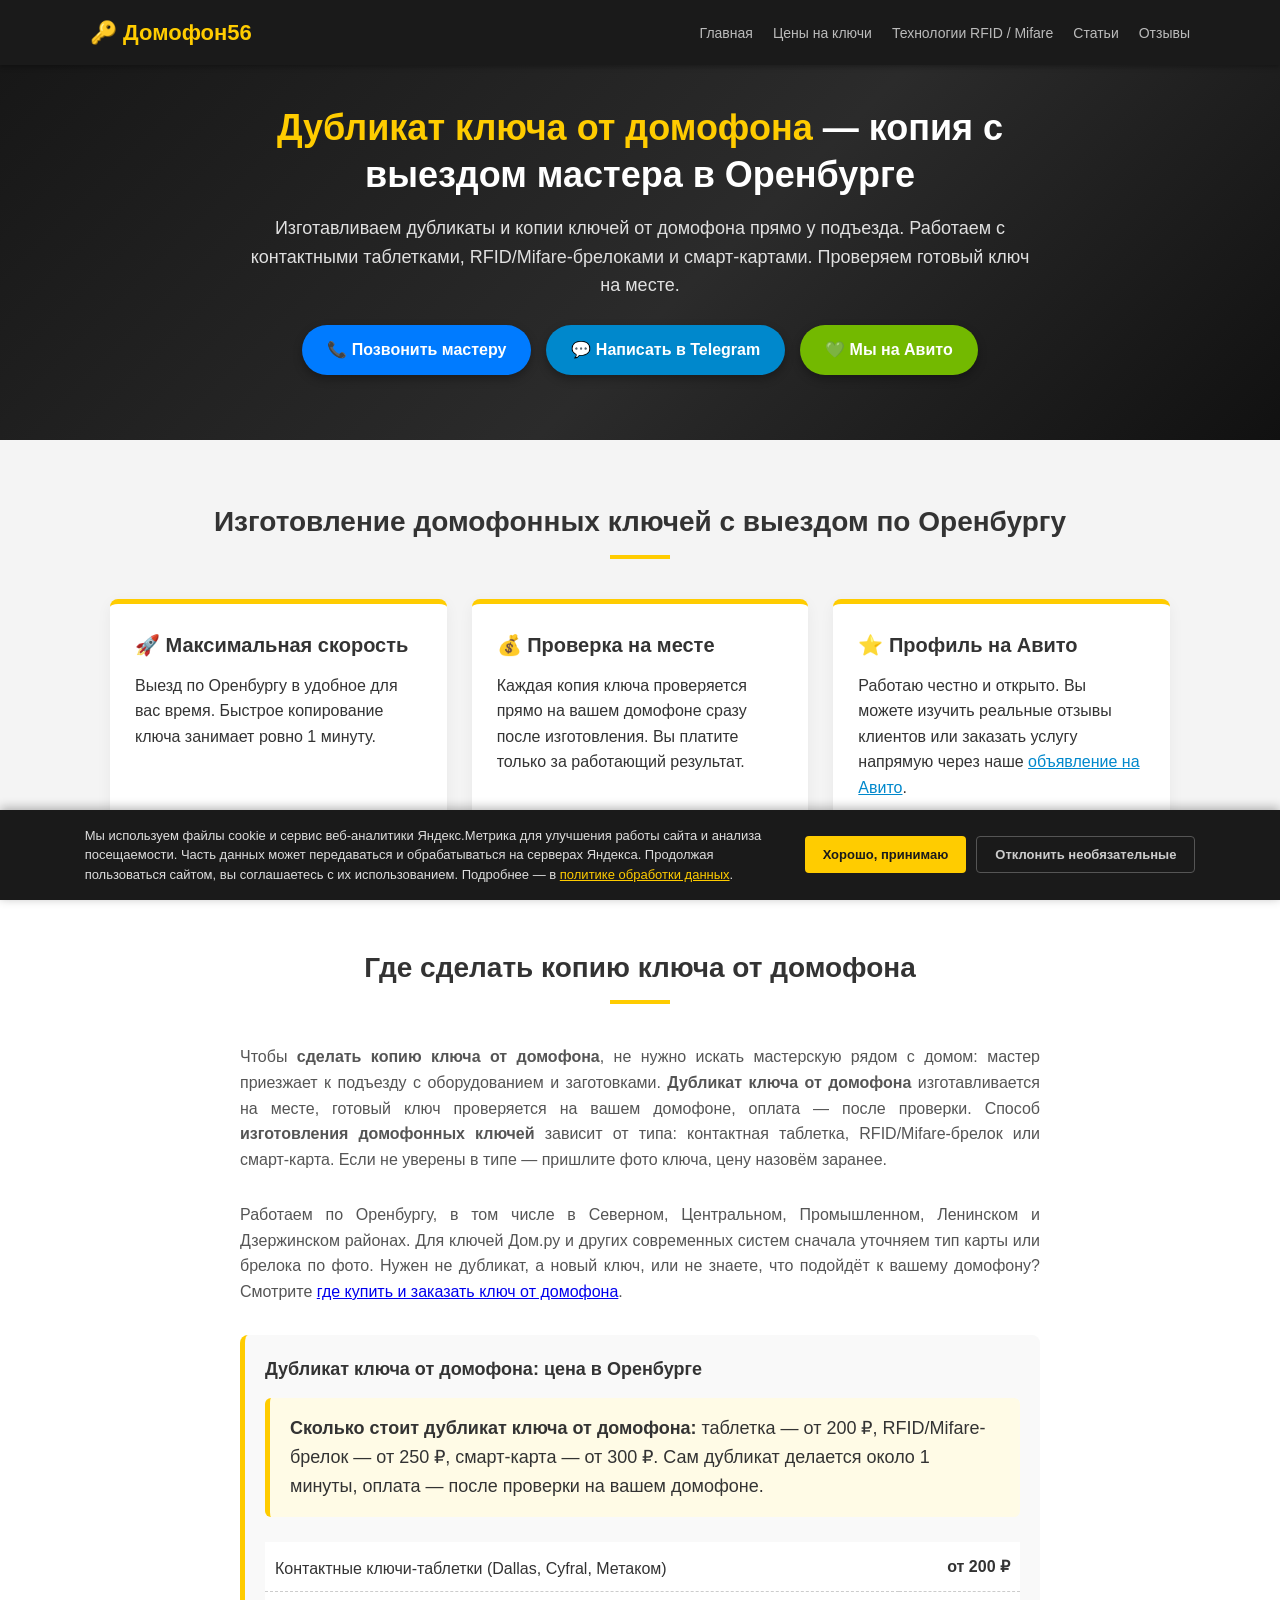
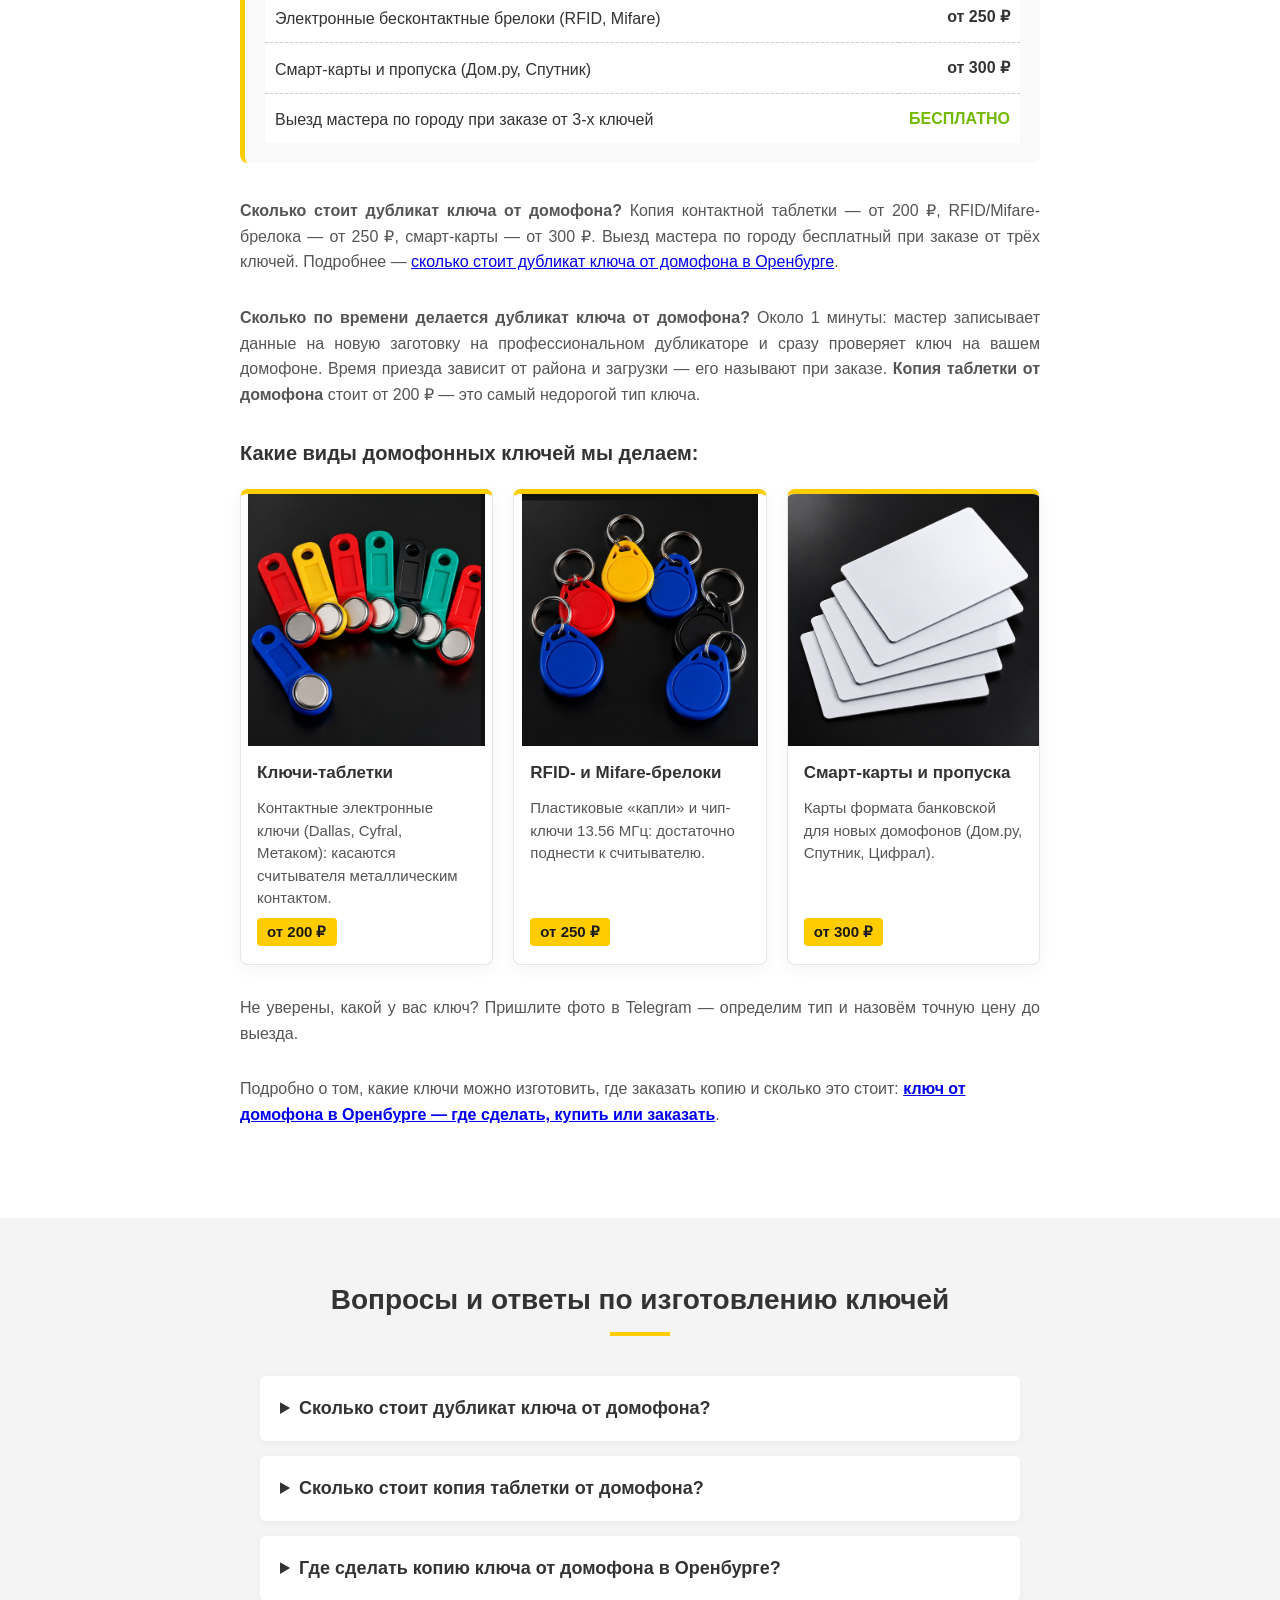
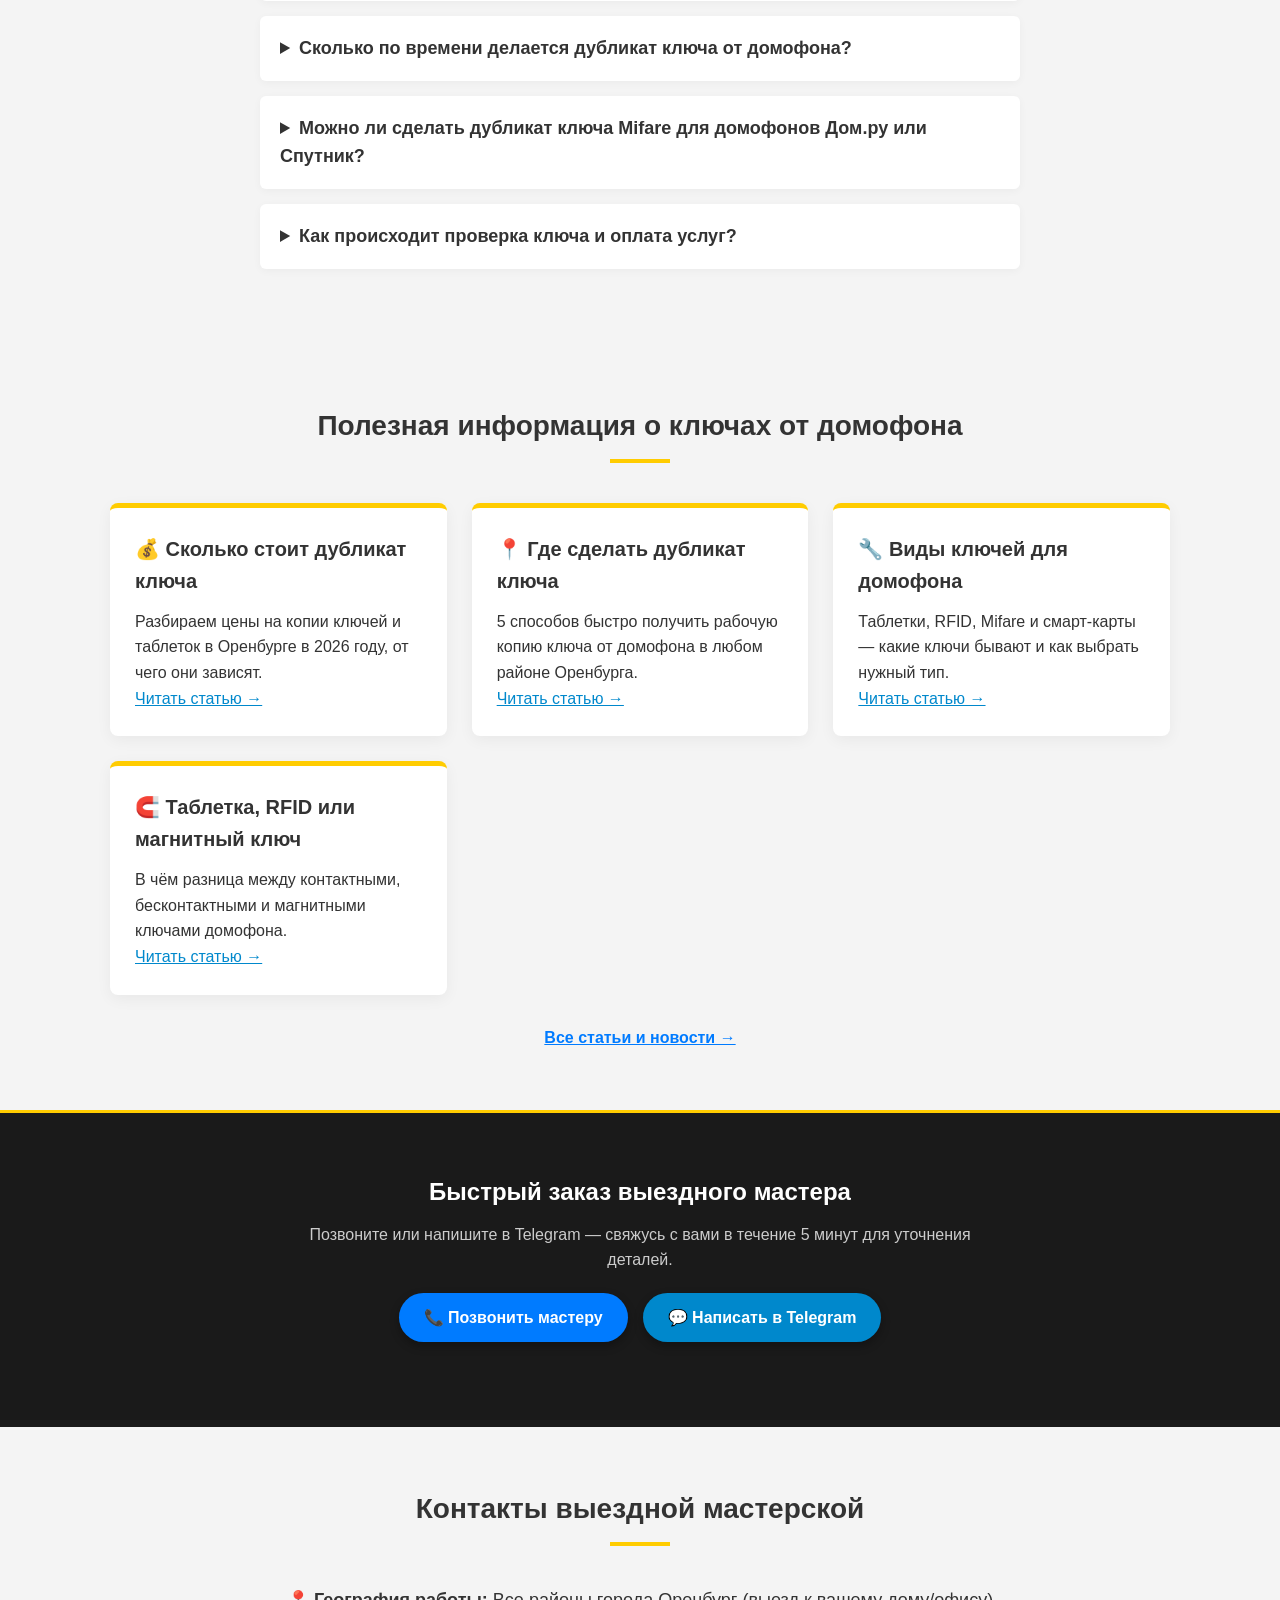
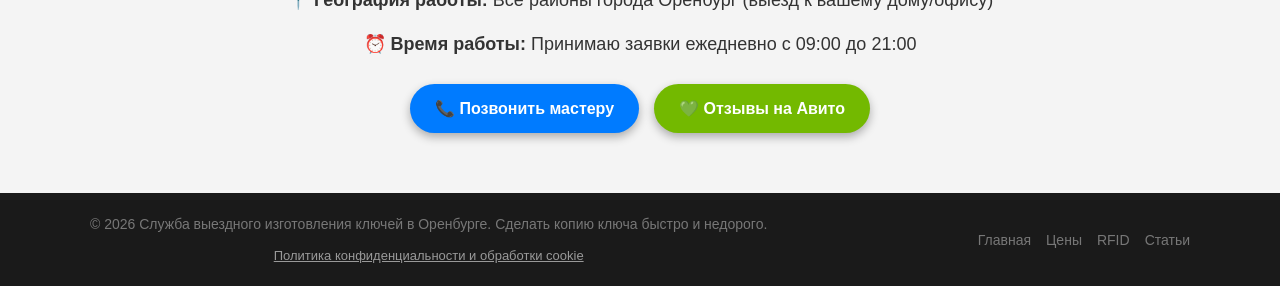
<file: index.html>
<!DOCTYPE html>
<html lang="ru">
<head> 
    <meta charset="UTF-8">
    <meta name="viewport" content="width=device-width, initial-scale=1.0">
    
    <title>Дубликат ключа от домофона: цена от 200 ₽, копия за 1 минуту | Оренбург</title>
    <meta name="description" content="Сколько стоит дубликат ключа от домофона: таблетка от 200 ₽, RFID/Mifare-брелок от 250 ₽, карта от 300 ₽. Копия делается около 1 минуты, проверка на вашем домофоне, оплата после. Оренбург.">
    <meta name="robots" content="index, follow, max-image-preview:large">
    <link rel="canonical" href="https://domofon56.ru/">

    <meta property="og:type" content="website">
    <meta property="og:locale" content="ru_RU">
    <meta property="og:site_name" content="Домофон56">
    <meta property="og:title" content="Дубликат ключа от домофона — копия с выездом в Оренбурге">
    <meta property="og:description" content="Изготовление и дубликаты ключей от домофона с выездом мастера. Таблетки, RFID, Mifare и карты. Цена от 200 ₽, проверка на месте.">
    <meta property="og:url" content="https://domofon56.ru/">
    <meta property="og:image" content="https://domofon56.ru/images/og-domofon56.jpg">
    <meta property="og:image:width" content="1200">
    <meta property="og:image:height" content="630">
    <meta property="og:image:alt" content="Дубликат ключа от домофона в Оренбурге: RFID-брелоки и ключи-таблетки">
    <meta name="twitter:card" content="summary_large_image">
    <meta name="twitter:image" content="https://domofon56.ru/images/og-domofon56.jpg">
    <meta name="twitter:title" content="Дубликат ключа от домофона — копия с выездом в Оренбурге">
    <meta name="twitter:description" content="Изготовление дубликатов ключей для домофона в Оренбурге за 1 минуту. Срочный выезд мастера, проверка на месте.">

    <meta name="theme-color" content="#1a1a1a">
    <link rel="icon" type="image/png" sizes="192x192" href="./favicon.png">
    <link rel="apple-touch-icon" href="./favicon.png">

    <script type="text/javascript">
        // Яндекс.Метрика запускается только после согласия пользователя на cookie
        // (см. плашку внизу сайта и раздел "Файлы cookie" в политике конфиденциальности).
        function loadYandexMetrika() {
            (function(m,e,t,r,i,k,a){
                m[i]=m[i]||function(){(m[i].a=m[i].a||[]).push(arguments)};
                m[i].l=1*new Date();
                for (var j = 0; j < document.scripts.length; j++) {if (document.scripts[j].src === r) { return; }}
                k=e.createElement(t),a=e.getElementsByTagName(t)[0],k.async=1,k.src=r,a.parentNode.insertBefore(k,a)
            })(window, document,'script','https://mc.yandex.ru/metrika/tag.js?id=110221369', 'ym');
            ym(110221369, 'init', {ssr:true, webvisor:true, clickmap:true, ecommerce:"dataLayer", referrer: document.referrer, url: location.href, accurateTrackBounce:true, trackLinks:true});
        }

        if (localStorage.getItem('cookieConsent') === 'accepted') {
            loadYandexMetrika();
        }
    </script>
    <noscript>
        <div><img src="https://mc.yandex.ru/watch/110221369" style="position:absolute; left:-9999px;" alt="" /></div>
    </noscript>

    <script type="application/ld+json">
{
  "@context": "https://schema.org",
  "@type": "LocalBusiness",
  "@id": "https://domofon56.ru/#business",
  "name": "Домофон56",
  "description": "Изготовление, копирование и дубликаты ключей от домофона с выездом по Оренбургу.",
  "url": "https://domofon56.ru/",
  "image": [
    "https://domofon56.ru/images/og-domofon56.jpg",
    "https://domofon56.ru/images/klyuch-tabletka-domofon.webp",
    "https://domofon56.ru/images/rfid-brelok-domofon.webp",
    "https://domofon56.ru/images/smart-karta-domofon.webp"
  ],
  "telephone": "+7 950 189-64-91",
  "priceRange": "от 200 ₽",
  "address": {
    "@type": "PostalAddress",
    "addressLocality": "Оренбург",
    "addressRegion": "Оренбургская область",
    "addressCountry": "RU"
  },
  "geo": {
    "@type": "GeoCoordinates",
    "latitude": 51.7681,
    "longitude": 55.097
  },
  "areaServed": [
    {
      "@type": "City",
      "name": "Оренбург"
    },
    {
      "@type": "GeoCircle",
      "geoMidpoint": {
        "@type": "GeoCoordinates",
        "latitude": 51.7681,
        "longitude": 55.097
      },
      "geoRadius": 20000
    }
  ],
  "sameAs": [
    "https://t.me/msqrad",
    "https://www.avito.ru/orenburg/predlozheniya_uslug/vyezdnoy_dublikat_klyucha_domofona_8197653870"
  ],
  "hasOfferCatalog": {
    "@type": "OfferCatalog",
    "name": "Дубликаты ключей от домофона",
    "itemListElement": [
      {
        "@type": "Offer",
        "priceCurrency": "RUB",
        "price": "200",
        "itemOffered": {
          "@type": "Service",
          "name": "Дубликат контактного ключа-таблетки",
          "image": "https://domofon56.ru/images/klyuch-tabletka-domofon.webp"
        }
      },
      {
        "@type": "Offer",
        "priceCurrency": "RUB",
        "price": "250",
        "itemOffered": {
          "@type": "Service",
          "name": "Дубликат RFID/Mifare-брелока",
          "image": "https://domofon56.ru/images/rfid-brelok-domofon.webp"
        }
      },
      {
        "@type": "Offer",
        "priceCurrency": "RUB",
        "price": "300",
        "itemOffered": {
          "@type": "Service",
          "name": "Копия смарт-карты",
          "image": "https://domofon56.ru/images/smart-karta-domofon.webp"
        }
      }
    ]
  },
  "openingHoursSpecification": {
    "@type": "OpeningHoursSpecification",
    "dayOfWeek": [
      "Monday",
      "Tuesday",
      "Wednesday",
      "Thursday",
      "Friday",
      "Saturday",
      "Sunday"
    ],
    "opens": "09:00",
    "closes": "21:00"
  }
}
    </script>

    <script type="application/ld+json">
{
  "@context": "https://schema.org",
  "@type": "FAQPage",
  "mainEntity": [
    {
      "@type": "Question",
      "name": "Сколько стоит дубликат ключа от домофона?",
      "acceptedAnswer": {
        "@type": "Answer",
        "text": "Копия контактной таблетки — от 200 ₽, RFID/Mifare-брелока — от 250 ₽, смарт-карты или пропуска — от 300 ₽. Цену называем заранее по фото ключа, оплата — после проверки на вашем домофоне. При заказе от трёх ключей выезд по городу бесплатный."
      }
    },
    {
      "@type": "Question",
      "name": "Сколько стоит копия таблетки от домофона?",
      "acceptedAnswer": {
        "@type": "Answer",
        "text": "Дубликат контактного ключа-таблетки (Dallas, Cyfral, Метаком) стоит от 200 ₽. Цену называем заранее по фото ключа, оплата — после проверки на вашем домофоне."
      }
    },
    {
      "@type": "Question",
      "name": "Где сделать копию ключа от домофона в Оренбурге?",
      "acceptedAnswer": {
        "@type": "Answer",
        "text": "Можно не ехать в мастерскую: выездной мастер приезжает к вашему подъезду, делает дубликат на месте и проверяет его на домофоне. Работаем ежедневно с 09:00 до 21:00 во всех районах города."
      }
    },
    {
      "@type": "Question",
      "name": "Сколько по времени делается дубликат ключа от домофона?",
      "acceptedAnswer": {
        "@type": "Answer",
        "text": "Сам дубликат делается около 1 минуты: мастер записывает данные на новую заготовку на профессиональном дубликаторе прямо у подъезда и сразу проверяет ключ на вашем домофоне. Время приезда мастера зависит от района и загрузки, его называют при заказе."
      }
    },
    {
      "@type": "Question",
      "name": "Можно ли сделать дубликат ключа Mifare для домофонов Дом.ру или Спутник?",
      "acceptedAnswer": {
        "@type": "Answer",
        "text": "Да, изготавливаются копии смарт-ключей и RFID-брелоков на частоте 13.56 МГц, включая системы Mifare, Спутник и Дом.ру. Перед выездом уточняем тип карты или брелока по фото."
      }
    },
    {
      "@type": "Question",
      "name": "Как происходит проверка ключа и оплата услуг?",
      "acceptedAnswer": {
        "@type": "Answer",
        "text": "Работоспособность изготовленного дубликата проверяется на месте, на вашем домофоне. Оплата производится только после успешного тестирования ключа."
      }
    }
  ]
}
    </script>

    <link rel="stylesheet" href="/assets/style.css?v=20261006">
</head>
<body id="top"> 
    <header>
        <div class="header-container">
            <div class="logo" onclick="window.scrollTo({top: 0, behavior: 'smooth'});">🔑 Домофон56</div>
            
            <!-- Кнопка гамбургера для смартфонов -->
            <div class="hamburger" id="hamburger">
                <span></span>
                <span></span>
                <span></span>
            </div>

            <!-- Список меню (работает как на ПК, так и на мобильных) -->
            <ul class="nav-menu" id="nav-menu">
                <li><a href="#top">Главная</a></li>
                <li><a href="#prices">Цены на ключи</a></li>
                <li><a href="#technologies">Технологии RFID / Mifare</a></li>
                <li><a href="/blog/">Статьи</a></li>
                <li><a href="https://www.avito.ru/orenburg/predlozheniya_uslug/vyezdnoy_dublikat_klyucha_domofona_8197653870" target="_blank">Отзывы</a></li>
            </ul>
        </div>
    </header>

    <section class="hero">
        <div class="hero-container">
            <h1><span>Дубликат ключа от домофона</span> — копия с выездом мастера в Оренбурге</h1>
            <p>Изготавливаем дубликаты и копии ключей от домофона прямо у подъезда. Работаем с контактными таблетками, RFID/Mifare-брелоками и смарт-картами. Проверяем готовый ключ на месте.</p>
            
            <div class="fast-contact-buttons">
                <a href="tel:+79501896491" class="btn-fast call">📞 Позвонить мастеру</a>
                <a href="https://t.me/msqrad" target="_blank" class="btn-fast tg">💬 Написать в Telegram</a>
                <a href="https://www.avito.ru/orenburg/predlozheniya_uslug/vyezdnoy_dublikat_klyucha_domofona_8197653870" target="_blank" class="btn-fast avito">💚 Мы на Авито</a>
            </div>

        </div>
    </section>

    <section class="advantages">
        <h2 class="section-title">Изготовление домофонных ключей с выездом по Оренбургу</h2>
        <div class="grid">
            <div class="card">
                <h3>🚀 Максимальная скорость</h3>
                <p>Выезд по Оренбургу в удобное для вас время. Быстрое копирование ключа занимает ровно 1 минуту.</p>
            </div>
            <div class="card">
                <h3>💰 Проверка на месте</h3>
                <p>Каждая копия ключа проверяется прямо на вашем домофоне сразу после изготовления. Вы платите только за работающий результат.</p>
            </div>
            <div class="card">
                <h3>⭐ Профиль на Авито</h3>
                <p>Работаю честно и открыто. Вы можете изучить реальные отзывы клиентов или заказать услугу напрямую через наше <a href="https://www.avito.ru/orenburg/predlozheniya_uslug/vyezdnoy_dublikat_klyucha_domofona_8197653870" target="_blank">объявление на Авито</a>.</p>
            </div>
        </div>
    </section>

    <section class="key-types" id="prices">
        <div class="key-types-container">
            <h2 class="section-title">Где сделать копию ключа от домофона</h2>
            
            <p class="seo-text">
                Чтобы <strong>сделать копию ключа от домофона</strong>, не нужно искать мастерскую рядом с домом: мастер приезжает к подъезду
                с оборудованием и заготовками. <strong>Дубликат ключа от домофона</strong> изготавливается на месте, готовый ключ проверяется
                на вашем домофоне, оплата — после проверки. Способ <strong>изготовления домофонных ключей</strong> зависит от типа:
                контактная таблетка, RFID/Mifare-брелок или смарт-карта. Если не уверены в типе — пришлите фото ключа, цену назовём заранее.
            </p>

            <p class="seo-text">
                Работаем по Оренбургу, в том числе в Северном, Центральном, Промышленном, Ленинском и Дзержинском районах.
                Для ключей Дом.ру и других современных систем сначала уточняем тип карты или брелока по фото.
                Нужен не дубликат, а новый ключ, или не знаете, что подойдёт к вашему домофону?
                Смотрите <a href="/klyuch-ot-domofona.html">где купить и заказать ключ от домофона</a>.
            </p>

            <div class="price-block" style="margin-bottom: 35px; background: #f9f9f9; padding: 20px; border-radius: 8px; border-left: 5px solid var(--primary-color);">
                <h3 style="margin-bottom: 15px; font-size: 18px;">Дубликат ключа от домофона: цена в Оренбурге</h3>
                <p class="answer-lead"><strong>Сколько стоит дубликат ключа от домофона:</strong> таблетка — от 200 ₽, RFID/Mifare-брелок — от 250 ₽, смарт-карта — от 300 ₽. Сам дубликат делается около 1 минуты, оплата — после проверки на вашем домофоне.</p>
                <table class="price-table">
                    <tr>
                        <td>Контактные ключи-таблетки (Dallas, Cyfral, Метаком)</td>
                        <td>от 200 ₽</td>
                    </tr>
                    <tr>
                        <td>Электронные бесконтактные брелоки (RFID, Mifare)</td>
                        <td>от 250 ₽</td>
                    </tr>
                    <tr>
                        <td>Смарт-карты и пропуска (Дом.ру, Спутник)</td>
                        <td>от 300 ₽</td>
                    </tr>
                    <tr>
                        <td>Выезд мастера по городу при заказе от 3-х ключей</td>
                        <td class="price-free">БЕСПЛАТНО</td>
                    </tr>
                </table>
            </div>

            <p class="seo-text">
                <strong>Сколько стоит дубликат ключа от домофона?</strong> Копия контактной таблетки — от 200 ₽, RFID/Mifare-брелока — от 250 ₽,
                смарт-карты — от 300 ₽. Выезд мастера по городу бесплатный при заказе от трёх ключей. Подробнее —
                <a href="/blog/skolko-stoit-dublikat-klyucha-domofona.html">сколько стоит дубликат ключа от домофона в Оренбурге</a>.
            </p>

            <p class="seo-text">
                <strong>Сколько по времени делается дубликат ключа от домофона?</strong> Около 1 минуты: мастер записывает данные на новую заготовку
                на профессиональном дубликаторе и сразу проверяет ключ на вашем домофоне. Время приезда зависит от района и загрузки — его называют при заказе.
                <strong>Копия таблетки от домофона</strong> стоит от 200 ₽ — это самый недорогой тип ключа.
            </p>

            <h3 id="technologies" style="margin-bottom: 15px; font-size: 20px; scroll-margin-top: 90px;">Какие виды домофонных ключей мы делаем:</h3>
            <div class="key-gallery">
                <figure>
                    <img src="/images/klyuch-tabletka-domofon.webp" style="display:block;width:100%;height:auto;max-width:100%" width="447" height="447" loading="lazy" decoding="async"
                         alt="Контактные ключи-таблетки от домофона (Touch Memory) — дубликат от 200 ₽">
                    <figcaption>
                        <strong>Ключи-таблетки</strong>
                        Контактные электронные ключи (Dallas, Cyfral, Метаком): касаются считывателя металлическим контактом.
                        <span class="key-price">от 200 ₽</span>
                    </figcaption>
                </figure>
                <figure>
                    <img src="/images/rfid-brelok-domofon.webp" style="display:block;width:100%;height:auto;max-width:100%" width="720" height="711" loading="lazy" decoding="async"
                         alt="Бесконтактные RFID-брелоки для домофона — дубликат от 250 ₽">
                    <figcaption>
                        <strong>RFID- и Mifare-брелоки</strong>
                        Пластиковые «капли» и чип-ключи 13.56 МГц: достаточно поднести к считывателю.
                        <span class="key-price">от 250 ₽</span>
                    </figcaption>
                </figure>
                <figure>
                    <img src="/images/smart-karta-domofon.webp" style="display:block;width:100%;height:auto;max-width:100%" width="640" height="640" loading="lazy" decoding="async"
                         alt="Смарт-карты и пропуска для домофонов Дом.ру и Спутник — копия от 300 ₽">
                    <figcaption>
                        <strong>Смарт-карты и пропуска</strong>
                        Карты формата банковской для новых домофонов (Дом.ру, Спутник, Цифрал).
                        <span class="key-price">от 300 ₽</span>
                    </figcaption>
                </figure>
            </div>
            <p class="seo-text">Не уверены, какой у вас ключ? Пришлите фото в Telegram — определим тип и назовём точную цену до выезда.</p>
            <p class="seo-text service-more">
                Подробно о том, какие ключи можно изготовить, где заказать копию и сколько это стоит:
                <a href="/klyuch-ot-domofona.html">ключ от домофона в Оренбурге — где сделать, купить или заказать</a>.
            </p>
        </div>
    </section>

    <section class="faq-section">
        <h2 class="section-title">Вопросы и ответы по изготовлению ключей</h2>
        
        <details class="faq-item">
            <summary>Сколько стоит дубликат ключа от домофона?</summary>
            <div class="faq-content">
                <p>Копия контактной таблетки — от 200 ₽, RFID/Mifare-брелока — от 250 ₽, смарт-карты или пропуска — от 300 ₽. Цену называем заранее по фото ключа, оплата — после проверки на вашем домофоне. При заказе от трёх ключей выезд по городу бесплатный.</p>
            </div>
        </details>

        <details class="faq-item">
            <summary>Сколько стоит копия таблетки от домофона?</summary>
            <div class="faq-content">
                <p>Дубликат контактного ключа-таблетки (Dallas, Cyfral, Метаком) стоит от 200 ₽. Цену называем заранее по фото ключа, оплата — после проверки на вашем домофоне.</p>
            </div>
        </details>

        <details class="faq-item">
            <summary>Где сделать копию ключа от домофона в Оренбурге?</summary>
            <div class="faq-content">
                <p>Можно не ехать в мастерскую: выездной мастер приезжает к вашему подъезду, делает дубликат на месте и проверяет его на домофоне. Работаем ежедневно с 09:00 до 21:00 во всех районах города.</p>
            </div>
        </details>

        <details class="faq-item">
            <summary>Сколько по времени делается дубликат ключа от домофона?</summary>
            <div class="faq-content">
                <p>Сам дубликат делается около 1 минуты: мастер записывает данные на новую заготовку на профессиональном дубликаторе прямо у подъезда и сразу проверяет ключ на вашем домофоне. Время приезда мастера зависит от района и загрузки, его называют при заказе.</p>
            </div>
        </details>

        <details class="faq-item">
            <summary>Можно ли сделать дубликат ключа Mifare для домофонов Дом.ру или Спутник?</summary>
            <div class="faq-content">
                <p>Да, мы изготавливаем точные копии современных защищенных смарт-ключей и RFID-брелоков, работающих на частоте 13.56 МГц (включая системы Mifare, Спутник, Дом.ру). Перед выездом уточняем тип карты или брелока по фото, а готовый дубликат проверяем на вашем домофоне.</p>
            </div>
        </details>

        <details class="faq-item">
            <summary>Как происходит проверка ключа и оплата услуг?</summary>
            <div class="faq-content">
                <p>Главный плюс работы с выездным мастером — вы проверяете работоспособность изготовленного дубликата ключа прямо на месте на своем домофоне. Оплата производится только после успешного тестирования. Никакого риска получить неработающий ключ, как это часто бывает в обычных мастерских.</p>
            </div>
        </details>
    </section>

    <section class="advantages" id="articles">
        <h2 class="section-title">Полезная информация о ключах от домофона</h2>
        <div class="grid">
            <div class="card">
                <h3>💰 Сколько стоит дубликат ключа</h3>
                <p>Разбираем цены на копии ключей и таблеток в Оренбурге в 2026 году, от чего они зависят.</p>
                <p><a href="/blog/skolko-stoit-dublikat-klyucha-domofona.html">Читать статью →</a></p>
            </div>
            <div class="card">
                <h3>📍 Где сделать дубликат ключа</h3>
                <p>5 способов быстро получить рабочую копию ключа от домофона в любом районе Оренбурга.</p>
                <p><a href="/blog/gde-sdelat-dublikat-klyucha-domofona.html">Читать статью →</a></p>
            </div>
            <div class="card">
                <h3>🔧 Виды ключей для домофона</h3>
                <p>Таблетки, RFID, Mifare и смарт-карты — какие ключи бывают и как выбрать нужный тип.</p>
                <p><a href="/blog/izgotovlenie-klyuchey-dlya-domofona-vidy.html">Читать статью →</a></p>
            </div>
            <div class="card">
                <h3>🧲 Таблетка, RFID или магнитный ключ</h3>
                <p>В чём разница между контактными, бесконтактными и магнитными ключами домофона.</p>
                <p><a href="/blog/raznica-tabletka-rfid-magnitnyy-klyuch.html">Читать статью →</a></p>
            </div>
        </div>
        <p style="text-align:center; margin-top: 30px;"><a href="/blog/" style="color: var(--call-color); font-weight: bold;">Все статьи и новости →</a></p>
    </section>

    <section class="action-block">
        <div class="action-container">
            <h2>Быстрый заказ выездного мастера</h2>
            <p style="color: #ccc; margin-top: 10px;">Позвоните или напишите в Telegram — свяжусь с вами в течение 5 минут для уточнения деталей.</p>

            <div class="fast-contact-buttons" style="margin-top: 20px;">
                <a href="tel:+79501896491" class="btn-fast call">📞 Позвонить мастеру</a>
                <a href="https://t.me/msqrad" target="_blank" class="btn-fast tg">💬 Написать в Telegram</a>
            </div>
        </div>
    </section>

    <section class="contacts">
        <h2 class="section-title">Контакты выездной мастерской</h2>
        <p><strong>📍 География работы:</strong> Все районы города Оренбург (выезд к вашему дому/офису)</p>
        <p><strong>⏰ Время работы:</strong> Принимаю заявки ежедневно с 09:00 до 21:00</p>
        <div class="contacts-buttons">
             <a href="tel:+79501896491" class="btn-fast call">📞 Позвонить мастеру</a>
             <a href="https://www.avito.ru/orenburg/predlozheniya_uslug/vyezdnoy_dublikat_klyucha_domofona_8197653870" target="_blank" class="btn-fast avito">💚 Отзывы на Авито</a>
        </div>
    </section>

    <footer>
        <div style="max-width: 1100px; margin: 0 auto; display: flex; justify-content: space-between; align-items: center; flex-wrap: wrap; gap: 15px;">
            <div>
                <p>&copy; 2026 Служба выездного изготовления ключей в Оренбурге. Сделать копию ключа быстро и недорого.</p>
                <p class="footer-policy-links">
                    <a onclick="openPolicyModal()">Политика конфиденциальности и обработки cookie</a>
                </p>
            </div>
            <ul style="list-style: none; display: flex; gap: 15px;">
                <li><a href="#top" style="color: #777; text-decoration: none;">Главная</a></li>
                <li><a href="#prices" style="color: #777; text-decoration: none;">Цены</a></li>
                <li><a href="#technologies" style="color: #777; text-decoration: none;">RFID</a></li>
                <li><a href="/blog/" style="color: #777; text-decoration: none;">Статьи</a></li>
                
            </ul>
        </div>
    </footer>

    <!-- Плашка о cookies -->
    <div class="cookie-banner" id="cookieBanner">
        <p>
            Мы используем файлы cookie и сервис веб-аналитики Яндекс.Метрика для улучшения работы сайта и анализа посещаемости.
            Часть данных может передаваться и обрабатываться на серверах Яндекса. Продолжая пользоваться сайтом, вы соглашаетесь
            с их использованием. Подробнее — в <a onclick="openPolicyModal()">политике обработки данных</a>.
        </p>
        <div class="cookie-banner-actions">
            <button class="cookie-btn accept" onclick="acceptCookies()">Хорошо, принимаю</button>
            <button class="cookie-btn decline" onclick="declineCookies()">Отклонить необязательные</button>
        </div>
    </div>

    <!-- Модальное окно: Политика конфиденциальности и cookie -->
    <div class="policy-modal-overlay" id="policyModalOverlay">
        <div class="policy-modal">
            <button class="policy-modal-close" onclick="closePolicyModal()">✕</button>
            <h2>Политика конфиденциальности и обработки данных</h2>
            <p>Дата последнего обновления: 01.09.2026</p>

            <h3>1. Общие положения</h3>
            <p>
                Настоящая Политика определяет порядок обработки данных посетителей сайта «Домофон56» (далее — «Сайт»,
                оператор — физическое лицо / ИП, оказывающее услуги по изготовлению дубликатов ключей в Оренбурге, далее — «Оператор»).
                Сайт не содержит форм для отправки заявок и не собирает от пользователей персональные данные (имя, телефон, адрес)
                через какие-либо интерактивные элементы. Связь с мастером осуществляется напрямую по телефону, через Telegram
                или через объявление на Авито — в этом случае обработка ваших данных регулируется правилами соответствующего
                сервиса связи (оператора сотовой связи, Telegram, Авито).
            </p>

            <h3>2. Какие данные собираются автоматически</h3>
            <p>При посещении Сайта автоматически может собираться техническая информация:</p>
            <ul>
                <li>IP-адрес и приблизительное местоположение;</li>
                <li>тип и версия браузера, операционная система, разрешение экрана;</li>
                <li>страницы, которые вы посещали, время на сайте, источник перехода (referrer);</li>
                <li>действия на странице: клики, скроллинг, движения курсора (технология Вебвизор);</li>
                <li>файлы cookie и идентификаторы сессии.</li>
            </ul>
            <p>Эти данные обезличены и не позволяют напрямую идентифицировать личность пользователя.</p>

            <h3>3. Файлы cookie</h3>
            <p>
                Сайт использует файлы cookie — небольшие текстовые файлы, сохраняемые в вашем браузере. Они применяются для:
            </p>
            <ul>
                <li>корректной работы и запоминания настроек Сайта;</li>
                <li>веб-аналитики и статистики посещаемости (сервис Яндекс.Метрика — счётчик, Вебвизор, карта кликов);</li>
                <li>оценки эффективности рекламных кампаний.</li>
            </ul>
            <p>
                Вы можете в любой момент отключить cookie в настройках своего браузера или отклонить необязательные cookie
                через плашку внизу сайта. Отключение cookie может ограничить некоторые функции Сайта, но не повлияет
                на возможность позвонить или написать мастеру напрямую.
            </p>

            <h3>4. Веб-аналитика (Яндекс.Метрика)</h3>
            <p>
                Для анализа поведения посетителей используется сервис «Яндекс.Метрика» (правообладатель — ООО «ЯНДЕКС»).
                Сервис собирает обезличенные данные о действиях на Сайте по технологиям cookie и веб-маяков. Обработка данных
                сервисом Яндекс.Метрика осуществляется в соответствии с
                <a href="https://yandex.ru/legal/confidential/" target="_blank" rel="noopener">политикой конфиденциальности Яндекса</a>.
            </p>

            <h3>5. Трансграничная передача данных</h3>
            <p>
                В связи с использованием сторонних сервисов (веб-аналитика, мессенджеры, размещение сайта на хостинге/CDN)
                часть обезличенных технических данных может обрабатываться на серверах, расположенных в том числе за
                пределами Российской Федерации. Оператор принимает разумные меры для того, чтобы такая передача данных
                осуществлялась только операторами, обеспечивающими адекватный уровень защиты информации, и только в объёме,
                необходимом для технического функционирования Сайта и аналитики. Персональные данные (ФИО, телефон, точный
                адрес) через формы Сайта не собираются и, соответственно, трансгранично не передаются.
            </p>

            <h3>6. Ваши права</h3>
            <ul>
                <li>запретить или ограничить использование cookie в настройках браузера;</li>
                <li>запросить у Оператора информацию о том, какие обезличенные данные обрабатываются в связи с посещением Сайта;</li>
                <li>направить Оператору обращение по вопросам обработки данных через контакты, указанные на Сайте.</li>
            </ul>

            <h3>7. Контакты</h3>
            <p>
                По всем вопросам, связанным с настоящей Политикой, вы можете связаться с нами по телефону
                <a href="tel:+79501896491">+7 (950) 189-64-91</a> или в
                <a href="https://t.me/msqrad" target="_blank" rel="noopener">Telegram</a>.
            </p>
        </div>
    </div>

    <script src="/assets/main.js" defer></script>
</body>
</html>
</file>
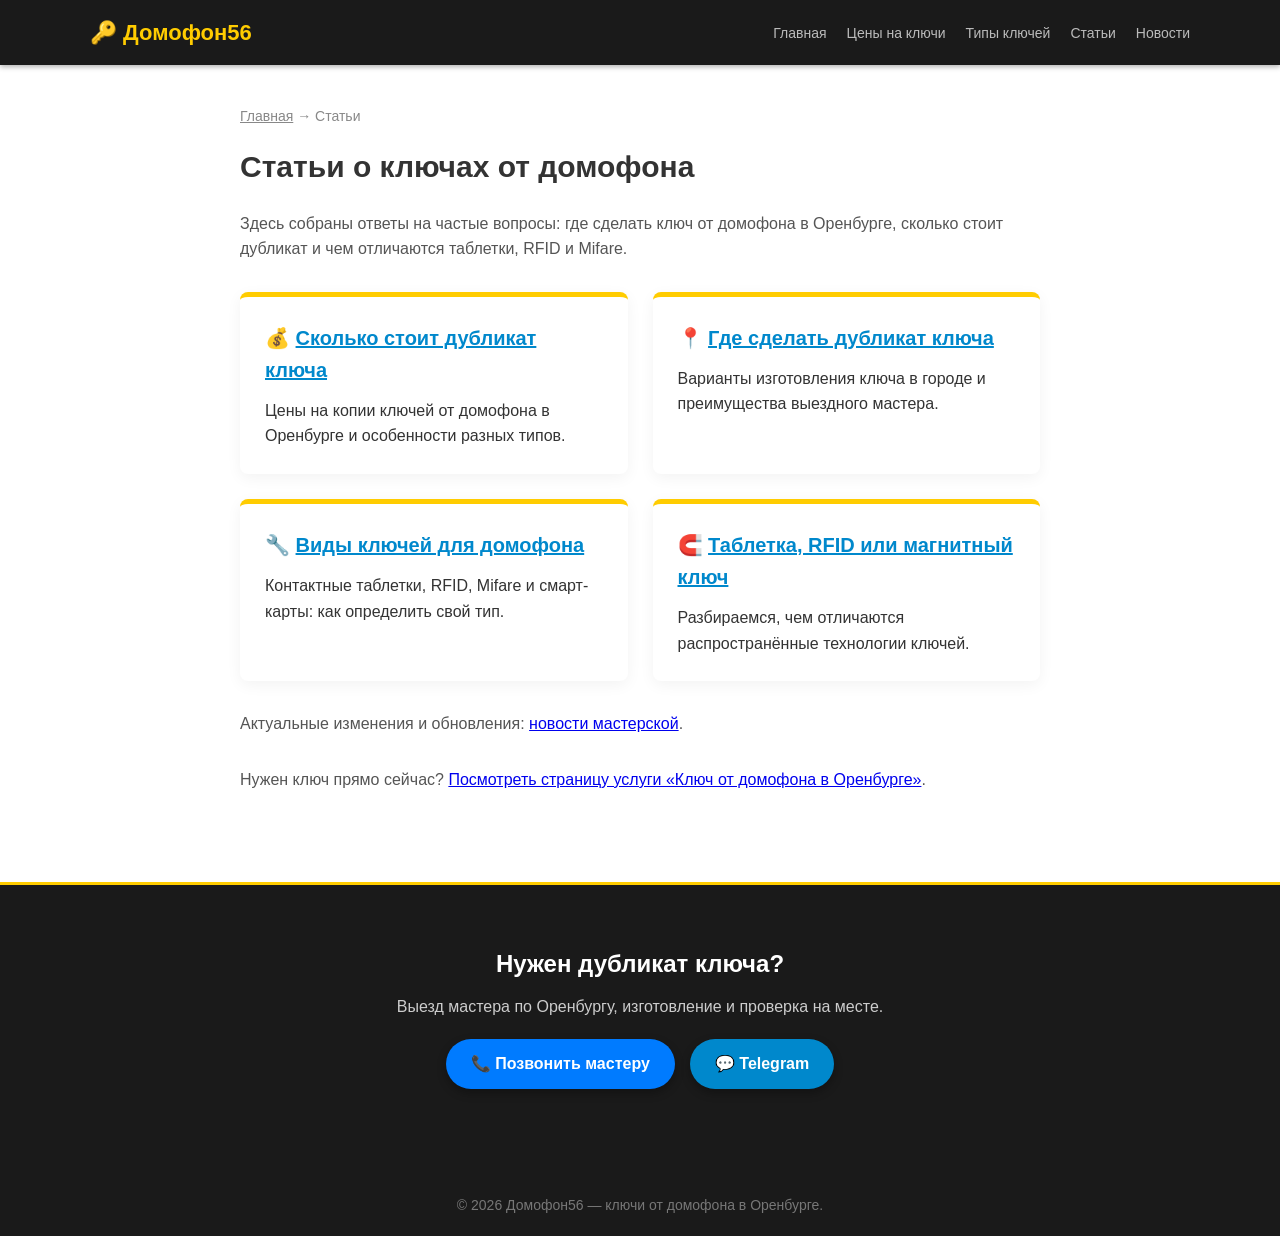
<file: blog/index.html>
<!DOCTYPE html>
<html lang="ru">
<head>
<meta charset="UTF-8">
<meta name="viewport" content="width=device-width, initial-scale=1.0">
<title>Статьи о ключах от домофона в Оренбурге | Домофон56</title>
<meta name="description" content="Полезные статьи о ключах от домофона: где сделать дубликат в Оренбурге, сколько стоит копия, какие бывают RFID, Mifare и контактные ключи.">
<meta name="robots" content="index, follow, max-image-preview:large">
<link rel="canonical" href="https://domofon56.ru/blog/">
<link rel="icon" type="image/png" sizes="512x512" href="/favicon.png">
<link rel="stylesheet" href="/assets/style.css?v=20261006">
</head>
<body>
<header>
<div class="header-container">
<div class="logo" onclick="window.location.href='/'">🔑 Домофон56</div>
<div class="hamburger" id="hamburger"><span></span><span></span><span></span></div>
<ul class="nav-menu" id="nav-menu">
<li><a href="/">Главная</a></li><li><a href="/#prices">Цены на ключи</a></li>
<li><a href="/#technologies">Типы ключей</a></li><li><a href="/blog/">Статьи</a></li><li><a href="/novosti.html">Новости</a></li>
</ul>
</div>
</header>
<section class="key-types" style="padding-top:40px;">
<div class="key-types-container">
<p style="font-size:14px;color:#888;margin-bottom:15px;"><a href="/" style="color:#888;">Главная</a> → Статьи</p>
<h1 style="font-size:30px;margin-bottom:20px;">Статьи о ключах от домофона</h1>
<p class="seo-text" style="text-align:left;">Здесь собраны ответы на частые вопросы: где сделать ключ от домофона в Оренбурге, сколько стоит дубликат и чем отличаются таблетки, RFID и Mifare.</p>
<div class="grid">
<div class="card"><h3>💰 <a href="/blog/skolko-stoit-dublikat-klyucha-domofona.html">Сколько стоит дубликат ключа</a></h3><p>Цены на копии ключей от домофона в Оренбурге и особенности разных типов.</p></div>
<div class="card"><h3>📍 <a href="/blog/gde-sdelat-dublikat-klyucha-domofona.html">Где сделать дубликат ключа</a></h3><p>Варианты изготовления ключа в городе и преимущества выездного мастера.</p></div>
<div class="card"><h3>🔧 <a href="/blog/izgotovlenie-klyuchey-dlya-domofona-vidy.html">Виды ключей для домофона</a></h3><p>Контактные таблетки, RFID, Mifare и смарт-карты: как определить свой тип.</p></div>
<div class="card"><h3>🧲 <a href="/blog/raznica-tabletka-rfid-magnitnyy-klyuch.html">Таблетка, RFID или магнитный ключ</a></h3><p>Разбираемся, чем отличаются распространённые технологии ключей.</p></div>
</div>
<p class="seo-text" style="margin-top:30px;text-align:left;">Актуальные изменения и обновления: <a href="/novosti.html">новости мастерской</a>.</p><p class="seo-text" style="margin-top:10px;text-align:left;">Нужен ключ прямо сейчас? <a href="/klyuch-ot-domofona.html">Посмотреть страницу услуги «Ключ от домофона в Оренбурге»</a>.</p>
</div>
</section>
<section class="action-block"><div class="action-container"><h2>Нужен дубликат ключа?</h2><p style="color:#ccc;margin-top:10px;">Выезд мастера по Оренбургу, изготовление и проверка на месте.</p><div class="fast-contact-buttons" style="margin-top:20px;"><a href="tel:+79501896491" class="btn-fast call">📞 Позвонить мастеру</a><a href="https://t.me/msqrad" target="_blank" rel="noopener" class="btn-fast tg">💬 Telegram</a></div></div></section>
<footer><div style="max-width:1100px;margin:0 auto;"><p>&copy; 2026 Домофон56 — ключи от домофона в Оренбурге.</p></div></footer>
<script src="/assets/main.js" defer></script>
</body>
</html>
</file>
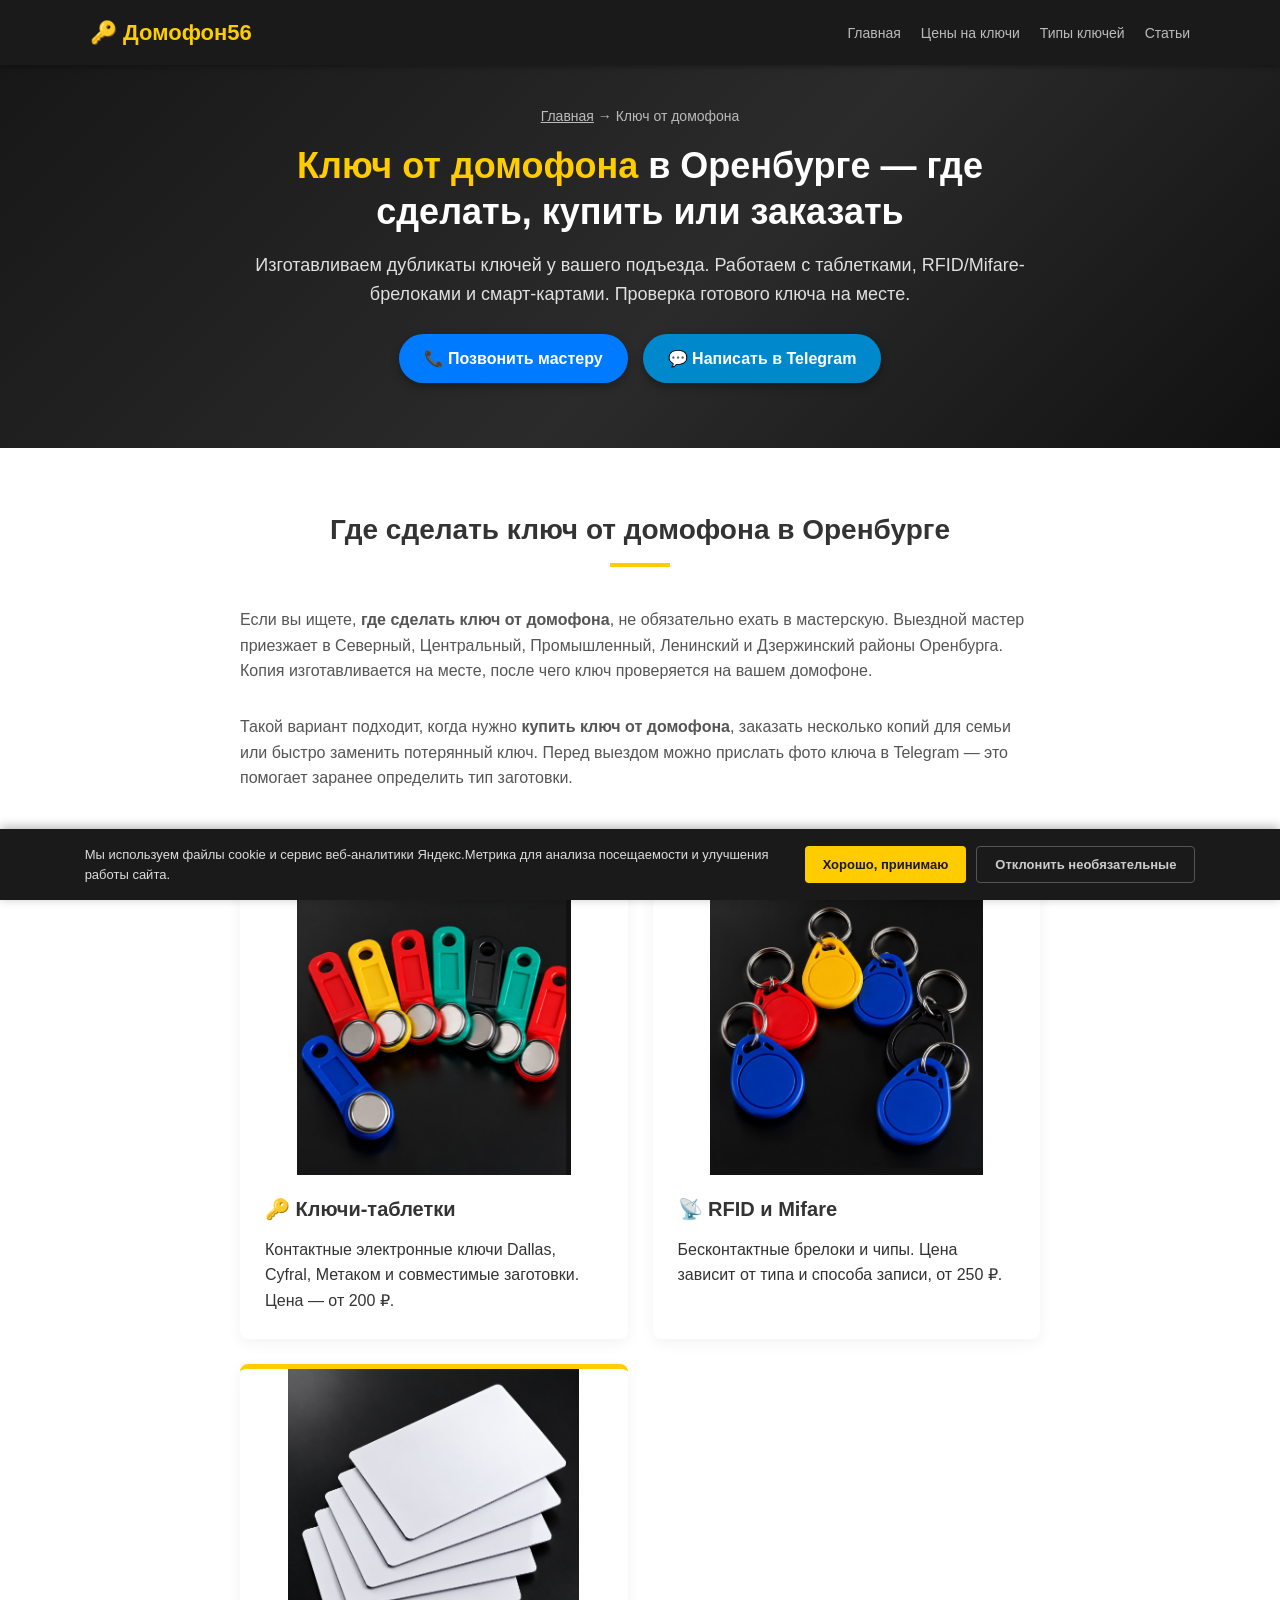
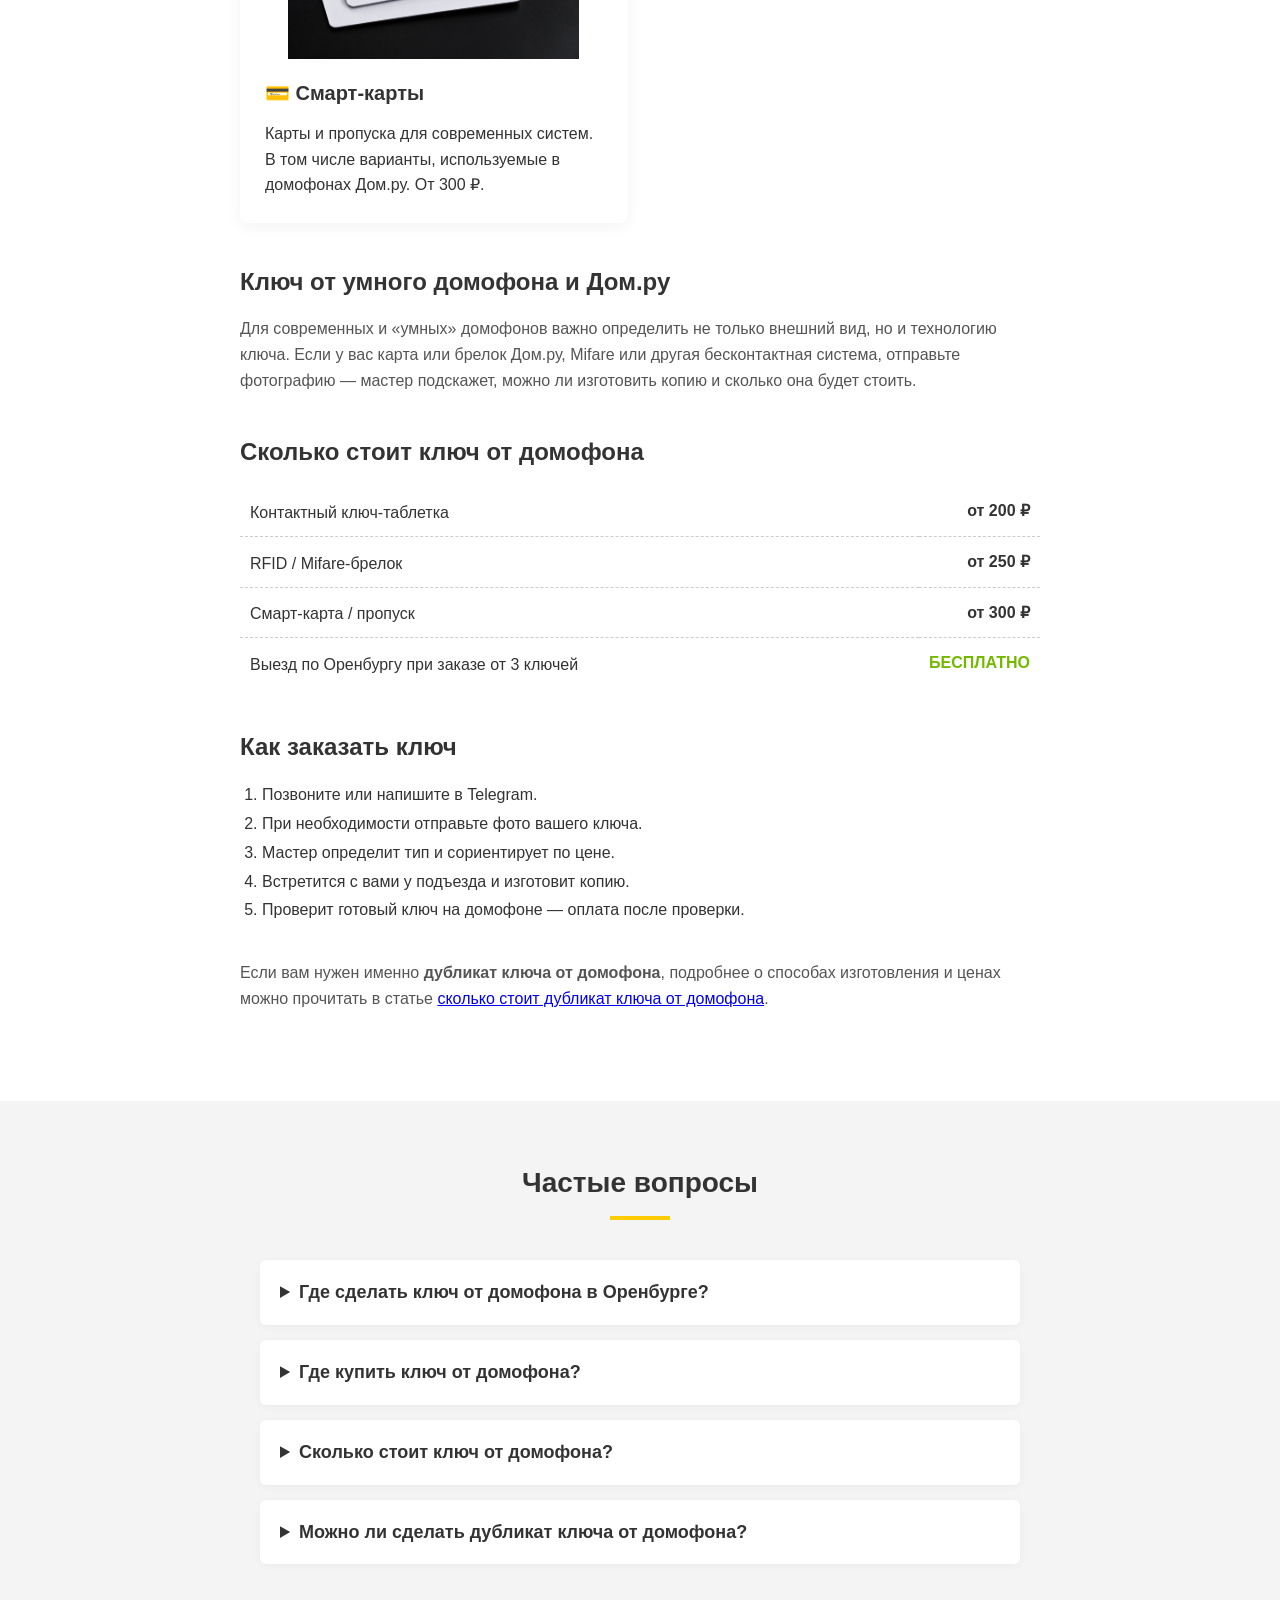
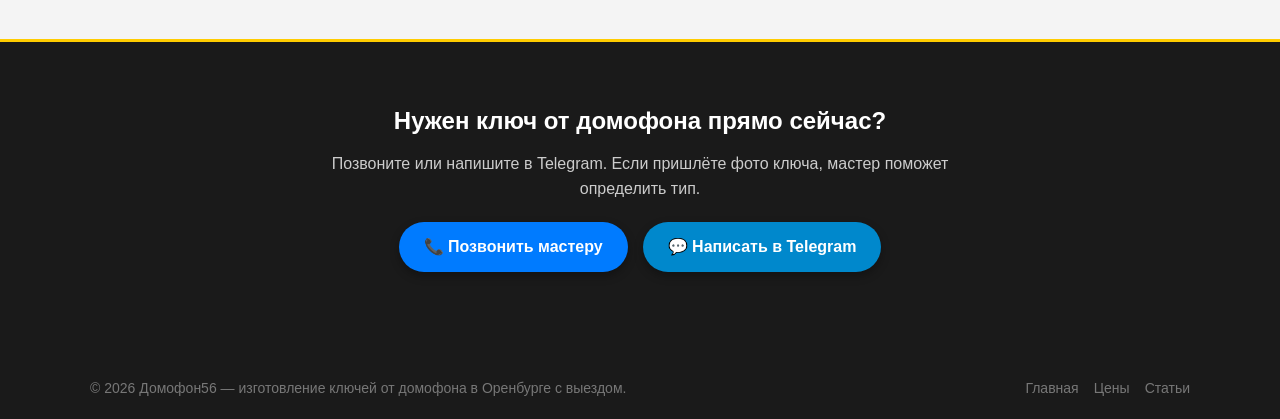
<file: klyuch-ot-domofona.html>
<!DOCTYPE html>
<html lang="ru">
<head>
    <meta charset="UTF-8">
    <meta name="viewport" content="width=device-width, initial-scale=1.0">
    <title>Ключ от домофона в Оренбурге — где сделать, купить и заказать</title>
    <meta name="description" content="Ключ от домофона в Оренбурге: где сделать, купить или заказать дубликат с выездом мастера. Таблетки, RFID, Mifare и карты Дом.ру. Проверка на месте.">
    <meta name="robots" content="index, follow, max-image-preview:large">
    <link rel="canonical" href="https://domofon56.ru/klyuch-ot-domofona.html">

    <meta property="og:type" content="website">
    <meta property="og:locale" content="ru_RU">
    <meta property="og:site_name" content="Домофон56">
    <meta property="og:title" content="Ключ от домофона в Оренбурге — где сделать, купить и заказать">
    <meta property="og:description" content="Изготовление и дубликаты ключей от домофона в Оренбурге с выездом мастера. Таблетки, RFID, Mifare и смарт-карты.">
    <meta property="og:url" content="https://domofon56.ru/klyuch-ot-domofona.html">
    <meta property="og:image" content="https://domofon56.ru/images/og-domofon56.jpg">
    <meta property="og:image:width" content="1200">
    <meta property="og:image:height" content="630">
    <meta name="twitter:card" content="summary_large_image">
    <meta name="twitter:image" content="https://domofon56.ru/images/og-domofon56.jpg">

    <link rel="icon" type="image/png" sizes="512x512" href="/favicon.png">
    <link rel="stylesheet" href="/assets/style.css?v=20261006">

    <script type="application/ld+json">
    {
      "@context": "https://schema.org",
      "@type": "Service",
      "name": "Изготовление ключей от домофона в Оренбурге",
      "serviceType": "Изготовление и копирование ключей от домофона",
      "provider": {
        "@type": "LocalBusiness",
        "name": "Домофон56",
        "url": "https://domofon56.ru/",
        "telephone": "+7 (950) 189-64-91",
        "areaServed": {"@type": "City", "name": "Оренбург"}
      },
      "areaServed": {"@type": "City", "name": "Оренбург"},
      "offers": [
        {"@type":"Offer","priceCurrency":"RUB","price":"200","name":"Дубликат контактного ключа-таблетки"},
        {"@type":"Offer","priceCurrency":"RUB","price":"250","name":"Дубликат RFID/Mifare-брелока"},
        {"@type":"Offer","priceCurrency":"RUB","price":"300","name":"Копия смарт-карты"}
      ]
    }
    </script>
    <script type="application/ld+json">
    {
      "@context": "https://schema.org",
      "@type": "BreadcrumbList",
      "itemListElement": [
        {"@type":"ListItem","position":1,"name":"Главная","item":"https://domofon56.ru/"},
        {"@type":"ListItem","position":2,"name":"Ключ от домофона","item":"https://domofon56.ru/klyuch-ot-domofona.html"}
      ]
    }
    </script>
    <script type="application/ld+json">
    {
      "@context":"https://schema.org",
      "@type":"FAQPage",
      "mainEntity":[
        {
          "@type":"Question",
          "name":"Где сделать ключ от домофона в Оренбурге?",
          "acceptedAnswer":{"@type":"Answer","text":"Можно вызвать мастера к подъезду в Оренбурге. Тип ключа определяется по самому ключу или фотографии, после чего изготавливается копия и проверяется на домофоне."}
        },
        {
          "@type":"Question",
          "name":"Где купить ключ от домофона?",
          "acceptedAnswer":{"@type":"Answer","text":"Если нужен готовый ключ или дубликат, сначала нужно определить его тип. Мы изготавливаем контактные таблетки, RFID/Mifare-брелоки и смарт-карты и можем приехать по адресу в Оренбурге."}
        },
        {
          "@type":"Question",
          "name":"Сколько стоит ключ от домофона?",
          "acceptedAnswer":{"@type":"Answer","text":"Стоимость зависит от типа заготовки. Контактные ключи-таблетки — от 200 ₽, RFID/Mifare — от 250 ₽, смарт-карты — от 300 ₽."}
        },
        {
          "@type":"Question",
          "name":"Можно ли сделать дубликат ключа от домофона?",
          "acceptedAnswer":{"@type":"Answer","text":"Да, большинство распространённых контактных и бесконтактных ключей можно скопировать при наличии подходящей заготовки и оборудования. Готовый дубликат проверяется на месте."}
        },
        {
          "@type":"Question",
          "name":"Как заказать ключ от домофона?",
          "acceptedAnswer":{"@type":"Answer","text":"Позвоните мастеру или напишите в Telegram. Можно заранее отправить фотографию ключа, чтобы определить тип и сориентироваться по стоимости."}
        }
      ]
    }
    </script>
</head>
<body>
<header>
  <div class="header-container">
    <div class="logo" onclick="window.location.href='/'">🔑 Домофон56</div>
    <div class="hamburger" id="hamburger"><span></span><span></span><span></span></div>
    <ul class="nav-menu" id="nav-menu">
      <li><a href="/">Главная</a></li>
      <li><a href="/#prices">Цены на ключи</a></li>
      <li><a href="/#technologies">Типы ключей</a></li>
      <li><a href="/blog/">Статьи</a></li>
    </ul>
  </div>
</header>

<section class="hero">
  <div class="hero-container">
    <p style="font-size:14px; margin-bottom:15px; color:#bbb;"><a href="/" style="color:#bbb;">Главная</a> → Ключ от домофона</p>
    <h1><span>Ключ от домофона</span> в Оренбурге — где сделать, купить или заказать</h1>
    <p>Изготавливаем дубликаты ключей у вашего подъезда. Работаем с таблетками, RFID/Mifare-брелоками и смарт-картами. Проверка готового ключа на месте.</p>
    <div class="fast-contact-buttons">
      <a href="tel:+79501896491" class="btn-fast call">📞 Позвонить мастеру</a>
      <a href="https://t.me/msqrad" target="_blank" rel="noopener" class="btn-fast tg">💬 Написать в Telegram</a>
    </div>
  </div>
</section>

<section class="key-types">
  <div class="key-types-container">
    <h2 class="section-title">Где сделать ключ от домофона в Оренбурге</h2>
    <p class="seo-text" style="text-align:left;">
      Если вы ищете, <strong>где сделать ключ от домофона</strong>, не обязательно ехать в мастерскую.
      Выездной мастер приезжает в Северный, Центральный, Промышленный, Ленинский и Дзержинский районы Оренбурга.
      Копия изготавливается на месте, после чего ключ проверяется на вашем домофоне.
    </p>
    <p class="seo-text" style="text-align:left;">
      Такой вариант подходит, когда нужно <strong>купить ключ от домофона</strong>, заказать несколько копий
      для семьи или быстро заменить потерянный ключ. Перед выездом можно прислать фото ключа в Telegram —
      это помогает заранее определить тип заготовки.
    </p>

    <h2 style="margin:35px 0 15px; font-size:24px;">Какие ключи от домофона можно сделать</h2>
    <div class="grid">
      <div class="card"><div class="card-photo"><img src="/images/klyuch-tabletka-domofon.webp" style="display:block;width:100%;height:auto;max-width:100%" width="447" height="447" loading="lazy" decoding="async" alt="Ключ-таблетка от домофона Dallas, Cyfral, Метаком — дубликат от 200 ₽"></div><h3>🔑 Ключи-таблетки</h3><p>Контактные электронные ключи Dallas, Cyfral, Метаком и совместимые заготовки. Цена — от 200 ₽.</p></div>
      <div class="card"><div class="card-photo"><img src="/images/rfid-brelok-domofon.webp" style="display:block;width:100%;height:auto;max-width:100%" width="720" height="711" loading="lazy" decoding="async" alt="RFID и Mifare брелок для домофона — дубликат от 250 ₽"></div><h3>📡 RFID и Mifare</h3><p>Бесконтактные брелоки и чипы. Цена зависит от типа и способа записи, от 250 ₽.</p></div>
      <div class="card"><div class="card-photo"><img src="/images/smart-karta-domofon.webp" style="display:block;width:100%;height:auto;max-width:100%" width="640" height="640" loading="lazy" decoding="async" alt="Смарт-карта и пропуск для домофона Дом.ру — копия от 300 ₽"></div><h3>💳 Смарт-карты</h3><p>Карты и пропуска для современных систем. В том числе варианты, используемые в домофонах Дом.ру. От 300 ₽.</p></div>
    </div>

    <h2 style="margin:40px 0 15px; font-size:24px;">Ключ от умного домофона и Дом.ру</h2>
    <p class="seo-text" style="text-align:left;">
      Для современных и «умных» домофонов важно определить не только внешний вид, но и технологию ключа.
      Если у вас карта или брелок Дом.ру, Mifare или другая бесконтактная система, отправьте фотографию —
      мастер подскажет, можно ли изготовить копию и сколько она будет стоить.
    </p>

    <h2 style="margin:40px 0 15px; font-size:24px;">Сколько стоит ключ от домофона</h2>
    <table class="price-table">
      <tr><td>Контактный ключ-таблетка</td><td>от 200 ₽</td></tr>
      <tr><td>RFID / Mifare-брелок</td><td>от 250 ₽</td></tr>
      <tr><td>Смарт-карта / пропуск</td><td>от 300 ₽</td></tr>
      <tr><td>Выезд по Оренбургу при заказе от 3 ключей</td><td class="price-free">БЕСПЛАТНО</td></tr>
    </table>

    <h2 style="margin:40px 0 15px; font-size:24px;">Как заказать ключ</h2>
    <ol style="padding-left:22px; line-height:1.8;">
      <li>Позвоните или напишите в Telegram.</li>
      <li>При необходимости отправьте фото вашего ключа.</li>
      <li>Мастер определит тип и сориентирует по цене.</li>
      <li>Встретится с вами у подъезда и изготовит копию.</li>
      <li>Проверит готовый ключ на домофоне — оплата после проверки.</li>
    </ol>

    <p class="seo-text" style="margin-top:35px; text-align:left;">
      Если вам нужен именно <strong>дубликат ключа от домофона</strong>, подробнее о способах изготовления и ценах
      можно прочитать в статье <a href="/blog/skolko-stoit-dublikat-klyucha-domofona.html">сколько стоит дубликат ключа от домофона</a>.
    </p>
  </div>
</section>

<section class="faq-section">
  <h2 class="section-title">Частые вопросы</h2>
  <details class="faq-item"><summary>Где сделать ключ от домофона в Оренбурге?</summary><div class="faq-content"><p>Можно заказать выезд мастера к подъезду. Ключ изготавливается и проверяется на месте.</p></div></details>
  <details class="faq-item"><summary>Где купить ключ от домофона?</summary><div class="faq-content"><p>Можно заказать изготовление копии у выездного мастера. Перед выездом отправьте фото ключа, если не знаете его тип.</p></div></details>
  <details class="faq-item"><summary>Сколько стоит ключ от домофона?</summary><div class="faq-content"><p>От 200 ₽ для контактных ключей-таблеток, от 250 ₽ для RFID/Mifare и от 300 ₽ для смарт-карт.</p></div></details>
  <details class="faq-item"><summary>Можно ли сделать дубликат ключа от домофона?</summary><div class="faq-content"><p>Да, если для вашей системы есть подходящая заготовка и оборудование. Готовый ключ проверяется на месте.</p></div></details>
</section>

<section class="action-block">
  <div class="action-container">
    <h2>Нужен ключ от домофона прямо сейчас?</h2>
    <p style="color:#ccc; margin-top:10px;">Позвоните или напишите в Telegram. Если пришлёте фото ключа, мастер поможет определить тип.</p>
    <div class="fast-contact-buttons" style="margin-top:20px;">
      <a href="tel:+79501896491" class="btn-fast call">📞 Позвонить мастеру</a>
      <a href="https://t.me/msqrad" target="_blank" rel="noopener" class="btn-fast tg">💬 Написать в Telegram</a>
    </div>
  </div>
</section>

<footer>
  <div style="max-width:1100px; margin:0 auto; display:flex; justify-content:space-between; align-items:center; flex-wrap:wrap; gap:15px;">
    <div><p>&copy; 2026 Домофон56 — изготовление ключей от домофона в Оренбурге с выездом.</p></div>
    <ul style="list-style:none; display:flex; gap:15px;">
      <li><a href="/" style="color:#777; text-decoration:none;">Главная</a></li>
      <li><a href="/#prices" style="color:#777; text-decoration:none;">Цены</a></li>
      <li><a href="/blog/" style="color:#777; text-decoration:none;">Статьи</a></li>
    </ul>
  </div>
</footer>

<div class="cookie-banner" id="cookieBanner">
  <p>Мы используем файлы cookie и сервис веб-аналитики Яндекс.Метрика для анализа посещаемости и улучшения работы сайта.</p>
  <div class="cookie-banner-actions">
    <button class="cookie-btn accept" onclick="acceptCookies()">Хорошо, принимаю</button>
    <button class="cookie-btn decline" onclick="declineCookies()">Отклонить необязательные</button>
  </div>
</div>

<div class="policy-modal-overlay" id="policyModalOverlay">
  <div class="policy-modal">
    <button class="policy-modal-close" onclick="closePolicyModal()">✕</button>
    <h2>Политика конфиденциальности и обработки данных</h2>
    <p>Полный текст политики опубликован на <a href="/">главной странице сайта</a>.</p>
  </div>
</div>

<script src="/assets/main.js" defer></script>
</body>
</html>
</file>
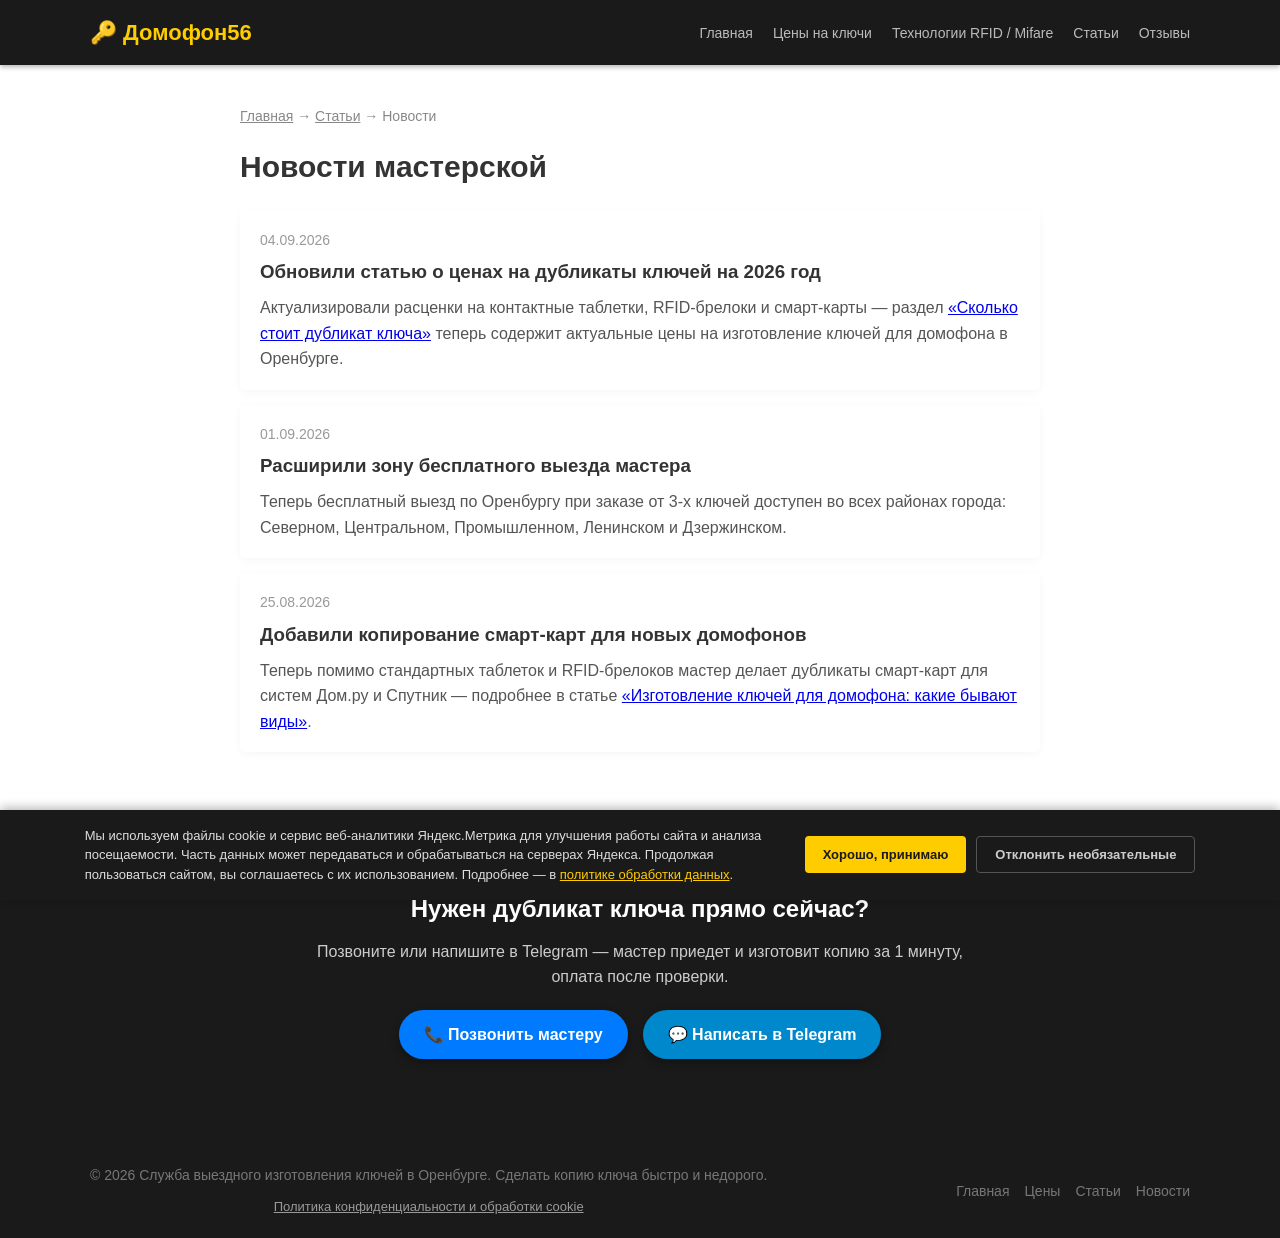
<file: novosti.html>
<!DOCTYPE html>
<html lang="ru">
<head>
    <meta charset="UTF-8">
    <meta name="viewport" content="width=device-width, initial-scale=1.0">

    <title>Новости Домофон56 — ключи от домофона в Оренбурге</title>
    <meta name="description" content="Актуальные новости: изменения цен на дубликаты ключей, расширение зоны выезда и новые типы ключей в Оренбурге.">
    <meta name="robots" content="index, follow, max-image-preview:large">
    <link rel="canonical" href="https://domofon56.ru/novosti.html">

    <meta property="og:type" content="article">
    <meta property="og:locale" content="ru_RU">
    <meta property="og:site_name" content="Домофон56">
    <meta property="og:title" content="Новости Домофон56 — ключи от домофона в Оренбурге">
    <meta property="og:description" content="Актуальные новости: изменения цен на дубликаты ключей, расширение зоны выезда и новые типы ключей в Оренбурге.">
    <meta property="og:url" content="https://domofon56.ru/novosti.html">

    <link rel="icon" type="image/png" sizes="512x512" href="/favicon.png">
    <link rel="stylesheet" href="/assets/style.css?v=20261006">

    <script type="text/javascript">
        function loadYandexMetrika() {
            (function(m,e,t,r,i,k,a){
                m[i]=m[i]||function(){(m[i].a=m[i].a||[]).push(arguments)};
                m[i].l=1*new Date();
                for (var j = 0; j < document.scripts.length; j++) {if (document.scripts[j].src === r) { return; }}
                k=e.createElement(t),a=e.getElementsByTagName(t)[0],k.async=1,k.src=r,a.parentNode.insertBefore(k,a)
            })(window, document,'script','https://mc.yandex.ru/metrika/tag.js?id=110221369', 'ym');
            ym(110221369, 'init', {ssr:true, webvisor:true, clickmap:true, ecommerce:"dataLayer", referrer: document.referrer, url: location.href, accurateTrackBounce:true, trackLinks:true});
        }
        if (localStorage.getItem('cookieConsent') === 'accepted') { loadYandexMetrika(); }
    </script>
    <noscript><div><img src="https://mc.yandex.ru/watch/110221369" style="position:absolute; left:-9999px;" alt="" /></div></noscript>

    <script type="application/ld+json">
    {
      "@context": "https://schema.org",
      "@type": "BreadcrumbList",
      "itemListElement": [
        {"@type": "ListItem", "position": 1, "name": "Главная", "item": "https://domofon56.ru/"},
        {"@type": "ListItem", "position": 2, "name": "Статьи", "item": "https://domofon56.ru/blog/"},
        {"@type": "ListItem", "position": 3, "name": "Новости", "item": "https://domofon56.ru/novosti.html"}
      ]
    }
    </script>
</head>
<body>
    <header>
        <div class="header-container">
            <div class="logo" onclick="window.location.href='/'">🔑 Домофон56</div>
            <div class="hamburger" id="hamburger">
                <span></span><span></span><span></span>
            </div>
            <ul class="nav-menu" id="nav-menu">
                <li><a href="/">Главная</a></li>
                <li><a href="/#prices">Цены на ключи</a></li>
                <li><a href="/#technologies">Технологии RFID / Mifare</a></li>
                <li><a href="/blog/">Статьи</a></li>
                <li><a href="https://www.avito.ru/orenburg/predlozheniya_uslug/vyezdnoy_dublikat_klyucha_domofona_8197653870" target="_blank">Отзывы</a></li>
            </ul>
        </div>
    </header>

    <section class="key-types" style="padding-top: 40px;">
        <div class="key-types-container">
            <p style="font-size:14px; color:#888; margin-bottom: 15px;"><a href="/" style="color:#888;">Главная</a> → <a href="/blog/" style="color:#888;">Статьи</a> → Новости</p>

            <h1 style="font-size: 30px; margin-bottom: 20px;">Новости мастерской</h1>

            <div class="faq-item" style="text-align:left; padding: 18px 20px;">
                <p style="font-size:14px; color:#999; margin-bottom: 6px;">04.09.2026</p>
                <h3 style="margin-bottom: 8px;">Обновили статью о ценах на дубликаты ключей на 2026 год</h3>
                <p style="color:#555;">Актуализировали расценки на контактные таблетки, RFID-брелоки и смарт-карты — раздел
                <a href="/blog/skolko-stoit-dublikat-klyucha-domofona.html">«Сколько стоит дубликат ключа»</a> теперь содержит
                актуальные цены на изготовление ключей для домофона в Оренбурге.</p>
            </div>

            <div class="faq-item" style="text-align:left; padding: 18px 20px; margin-top: 15px;">
                <p style="font-size:14px; color:#999; margin-bottom: 6px;">01.09.2026</p>
                <h3 style="margin-bottom: 8px;">Расширили зону бесплатного выезда мастера</h3>
                <p style="color:#555;">Теперь бесплатный выезд по Оренбургу при заказе от 3-х ключей доступен во всех районах
                города: Северном, Центральном, Промышленном, Ленинском и Дзержинском.</p>
            </div>

            <div class="faq-item" style="text-align:left; padding: 18px 20px; margin-top: 15px;">
                <p style="font-size:14px; color:#999; margin-bottom: 6px;">25.08.2026</p>
                <h3 style="margin-bottom: 8px;">Добавили копирование смарт-карт для новых домофонов</h3>
                <p style="color:#555;">Теперь помимо стандартных таблеток и RFID-брелоков мастер делает дубликаты смарт-карт
                для систем Дом.ру и Спутник — подробнее в статье
                <a href="/blog/izgotovlenie-klyuchey-dlya-domofona-vidy.html">«Изготовление ключей для домофона: какие бывают виды»</a>.</p>
            </div>

        </div>
    </section>

    <section class="action-block">
        <div class="action-container">
            <h2>Нужен дубликат ключа прямо сейчас?</h2>
            <p style="color: #ccc; margin-top: 10px;">Позвоните или напишите в Telegram — мастер приедет и изготовит копию за 1 минуту, оплата после проверки.</p>
            <div class="fast-contact-buttons" style="margin-top: 20px;">
                <a href="tel:+79501896491" class="btn-fast call">📞 Позвонить мастеру</a>
                <a href="https://t.me/msqrad" target="_blank" class="btn-fast tg">💬 Написать в Telegram</a>
            </div>
        </div>
    </section>

    <footer>
        <div style="max-width: 1100px; margin: 0 auto; display: flex; justify-content: space-between; align-items: center; flex-wrap: wrap; gap: 15px;">
            <div>
                <p>&copy; 2026 Служба выездного изготовления ключей в Оренбурге. Сделать копию ключа быстро и недорого.</p>
                <p class="footer-policy-links">
                    <a onclick="openPolicyModal()">Политика конфиденциальности и обработки cookie</a>
                </p>
            </div>
            <ul style="list-style: none; display: flex; gap: 15px;">
                <li><a href="/" style="color: #777; text-decoration: none;">Главная</a></li>
                <li><a href="/#prices" style="color: #777; text-decoration: none;">Цены</a></li>
                <li><a href="/blog/" style="color: #777; text-decoration: none;">Статьи</a></li>
                <li><a href="/novosti.html" style="color: #777; text-decoration: none;">Новости</a></li>
            </ul>
        </div>
    </footer>

    <div class="cookie-banner" id="cookieBanner">
        <p>
            Мы используем файлы cookie и сервис веб-аналитики Яндекс.Метрика для улучшения работы сайта и анализа посещаемости.
            Часть данных может передаваться и обрабатываться на серверах Яндекса. Продолжая пользоваться сайтом, вы соглашаетесь
            с их использованием. Подробнее — в <a onclick="openPolicyModal()">политике обработки данных</a>.
        </p>
        <div class="cookie-banner-actions">
            <button class="cookie-btn accept" onclick="acceptCookies()">Хорошо, принимаю</button>
            <button class="cookie-btn decline" onclick="declineCookies()">Отклонить необязательные</button>
        </div>
    </div>

    <div class="policy-modal-overlay" id="policyModalOverlay">
        <div class="policy-modal">
            <button class="policy-modal-close" onclick="closePolicyModal()">✕</button>
            <h2>Политика конфиденциальности и обработки данных</h2>
            <p>Полный текст политики опубликован на <a href="/">главной странице сайта</a> (ссылка в футере).</p>
        </div>
    </div>

    <script src="/assets/main.js" defer></script>
</body>
</html>
</file>
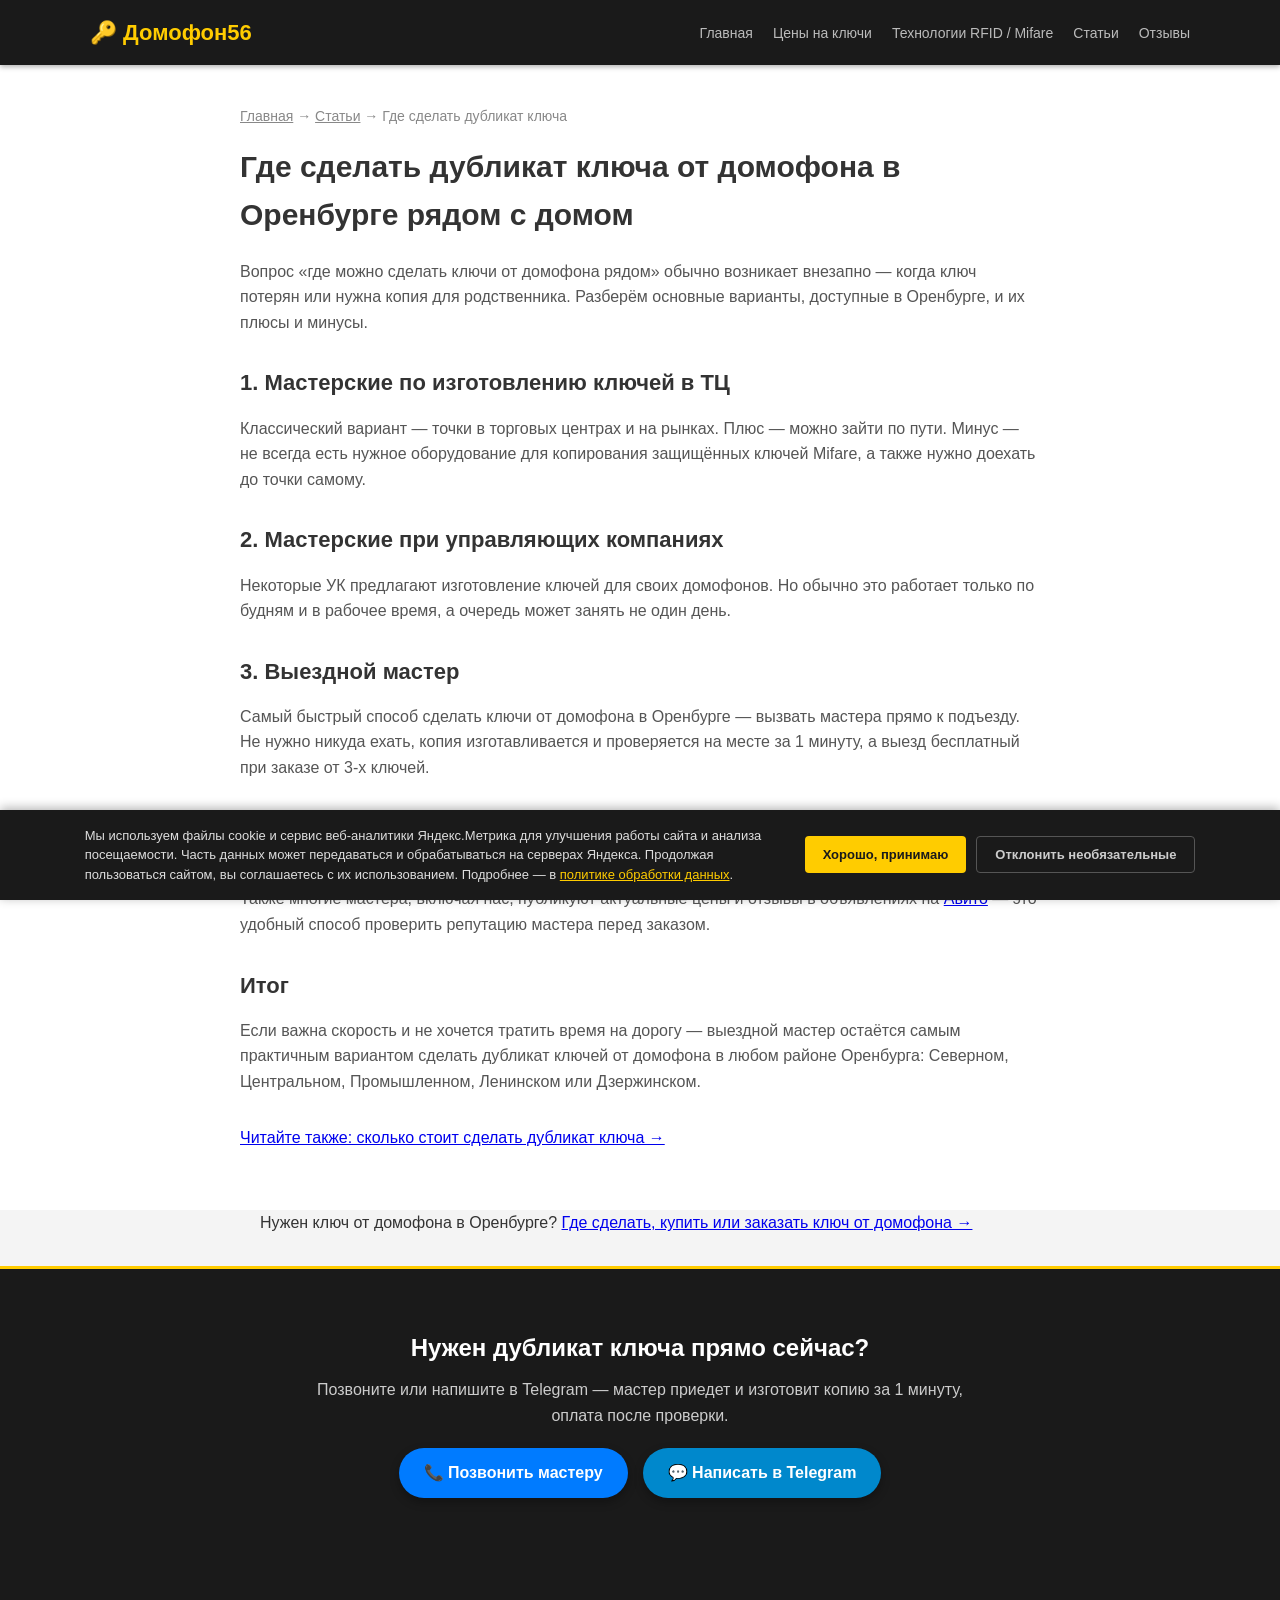
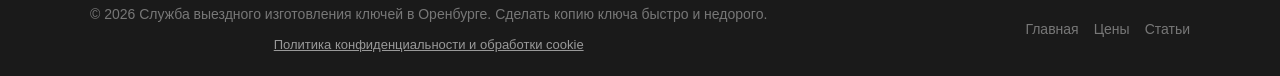
<file: blog/gde-sdelat-dublikat-klyucha-domofona.html>
<!DOCTYPE html>
<html lang="ru">
<head>
    <meta charset="UTF-8">
    <meta name="viewport" content="width=device-width, initial-scale=1.0">

    <title>Где сделать дубликат ключа от домофона в Оренбурге | Домофон56</title>
    <meta name="description" content="5 способов быстро сделать дубликат ключа от домофона в Оренбурге: мастерские у дома, ТЦ, выездной мастер. Что выбрать.">
    <meta name="robots" content="index, follow, max-image-preview:large">
    <link rel="canonical" href="https://domofon56.ru/blog/gde-sdelat-dublikat-klyucha-domofona.html">

    <meta property="og:type" content="article">
    <meta property="og:locale" content="ru_RU">
    <meta property="og:site_name" content="Домофон56">
    <meta property="og:title" content="Где сделать дубликат ключа от домофона в Оренбурге | Домофон56">
    <meta property="og:description" content="5 способов быстро сделать дубликат ключа от домофона в Оренбурге: мастерские у дома, ТЦ, выездной мастер. Что выбрать.">
    <meta property="og:url" content="https://domofon56.ru/blog/gde-sdelat-dublikat-klyucha-domofona.html">
    <meta property="og:image" content="https://domofon56.ru/images/og-domofon56.jpg">
    <meta property="og:image:width" content="1200">
    <meta property="og:image:height" content="630">
    <meta name="twitter:card" content="summary_large_image">
    <meta name="twitter:image" content="https://domofon56.ru/images/og-domofon56.jpg">

    <link rel="icon" type="image/png" sizes="512x512" href="/favicon.png">
    <link rel="stylesheet" href="/assets/style.css?v=20261006">

    <script type="text/javascript">
        function loadYandexMetrika() {
            (function(m,e,t,r,i,k,a){
                m[i]=m[i]||function(){(m[i].a=m[i].a||[]).push(arguments)};
                m[i].l=1*new Date();
                for (var j = 0; j < document.scripts.length; j++) {if (document.scripts[j].src === r) { return; }}
                k=e.createElement(t),a=e.getElementsByTagName(t)[0],k.async=1,k.src=r,a.parentNode.insertBefore(k,a)
            })(window, document,'script','https://mc.yandex.ru/metrika/tag.js?id=110221369', 'ym');
            ym(110221369, 'init', {ssr:true, webvisor:true, clickmap:true, ecommerce:"dataLayer", referrer: document.referrer, url: location.href, accurateTrackBounce:true, trackLinks:true});
        }
        if (localStorage.getItem('cookieConsent') === 'accepted') { loadYandexMetrika(); }
    </script>
    <noscript><div><img src="https://mc.yandex.ru/watch/110221369" style="position:absolute; left:-9999px;" alt="" /></div></noscript>

    <script type="application/ld+json">
    {
      "@context": "https://schema.org",
      "@type": "Article",
      "headline": "Где сделать дубликат ключа от домофона в Оренбурге",
      "description": "5 способов быстро сделать дубликат ключа от домофона в Оренбурге.",
      "author": {"@type": "Organization", "name": "Домофон56"},
      "publisher": {"@type": "Organization", "name": "Домофон56"},
      "mainEntityOfPage": "https://domofon56.ru/blog/gde-sdelat-dublikat-klyucha-domofona.html",
      "datePublished": "2026-09-01",
      "dateModified": "2026-10-06"
    }
    </script>
    <script type="application/ld+json">
    {
      "@context": "https://schema.org",
      "@type": "BreadcrumbList",
      "itemListElement": [
        {"@type": "ListItem", "position": 1, "name": "Главная", "item": "https://domofon56.ru/"},
        {"@type": "ListItem", "position": 2, "name": "Статьи", "item": "https://domofon56.ru/blog/"},
        {"@type": "ListItem", "position": 3, "name": "Где сделать дубликат ключа", "item": "https://domofon56.ru/blog/gde-sdelat-dublikat-klyucha-domofona.html"}
      ]
    }
    </script>
</head>
<body>
    <header>
        <div class="header-container">
            <div class="logo" onclick="window.location.href='/'">🔑 Домофон56</div>
            <div class="hamburger" id="hamburger">
                <span></span><span></span><span></span>
            </div>
            <ul class="nav-menu" id="nav-menu">
                <li><a href="/">Главная</a></li>
                <li><a href="/#prices">Цены на ключи</a></li>
                <li><a href="/#technologies">Технологии RFID / Mifare</a></li>
                <li><a href="/blog/">Статьи</a></li>
                <li><a href="https://www.avito.ru/orenburg/predlozheniya_uslug/vyezdnoy_dublikat_klyucha_domofona_8197653870" target="_blank">Отзывы</a></li>
            </ul>
        </div>
    </header>

    <section class="key-types" style="padding-top: 40px;">
        <div class="key-types-container">
            <p style="font-size:14px; color:#888; margin-bottom: 15px;"><a href="/" style="color:#888;">Главная</a> → <a href="/blog/" style="color:#888;">Статьи</a> → Где сделать дубликат ключа</p>

            <h1 style="font-size: 30px; margin-bottom: 20px;">Где сделать дубликат ключа от домофона в Оренбурге рядом с домом</h1>

            <p class="seo-text" style="text-align:left;">
                Вопрос «где можно сделать ключи от домофона рядом» обычно возникает внезапно — когда ключ потерян
                или нужна копия для родственника. Разберём основные варианты, доступные в Оренбурге, и их плюсы и минусы.
            </p>

            <h2 style="margin: 30px 0 15px; font-size: 22px;">1. Мастерские по изготовлению ключей в ТЦ</h2>
            <p class="seo-text" style="text-align:left;">
                Классический вариант — точки в торговых центрах и на рынках. Плюс — можно зайти по пути. Минус — не всегда
                есть нужное оборудование для копирования защищённых ключей Mifare, а также нужно доехать до точки самому.
            </p>

            <h2 style="margin: 30px 0 15px; font-size: 22px;">2. Мастерские при управляющих компаниях</h2>
            <p class="seo-text" style="text-align:left;">
                Некоторые УК предлагают изготовление ключей для своих домофонов. Но обычно это работает только по будням
                и в рабочее время, а очередь может занять не один день.

            </p>

            <h2 style="margin: 30px 0 15px; font-size: 22px;">3. Выездной мастер</h2>
            <p class="seo-text" style="text-align:left;">
                Самый быстрый способ сделать ключи от домофона в Оренбурге — вызвать мастера прямо к подъезду. Не нужно
                никуда ехать, копия изготавливается и проверяется на месте за 1 минуту, а выезд бесплатный при заказе
                от 3-х ключей.
            </p>

            <h2 style="margin: 30px 0 15px; font-size: 22px;">4–5. Соседи и объявления на Авито</h2>
            <p class="seo-text" style="text-align:left;">
                Если у соседей уже есть рабочий ключ вашего типа, можно скопировать его через выездного мастера. Также
                многие мастера, включая нас, публикуют актуальные цены и отзывы в объявлениях на
                <a href="https://www.avito.ru/orenburg/predlozheniya_uslug/vyezdnoy_dublikat_klyucha_domofona_8197653870" target="_blank">Авито</a> —
                это удобный способ проверить репутацию мастера перед заказом.
            </p>

            <h2 style="margin: 30px 0 15px; font-size: 22px;">Итог</h2>
            <p class="seo-text" style="text-align:left;">
                Если важна скорость и не хочется тратить время на дорогу — выездной мастер остаётся самым практичным
                вариантом сделать дубликат ключей от домофона в любом районе Оренбурга: Северном, Центральном,
                Промышленном, Ленинском или Дзержинском.
            </p>

            <p style="margin-top: 25px;"><a href="/blog/skolko-stoit-dublikat-klyucha-domofona.html">Читайте также: сколько стоит сделать дубликат ключа →</a></p>

        </div>
    </section>

    <p style="max-width:800px;margin:0 auto 30px;padding:0 20px;text-align:left;">Нужен ключ от домофона в Оренбурге? <a href="/klyuch-ot-domofona.html">Где сделать, купить или заказать ключ от домофона →</a></p>

    <section class="action-block">
        <div class="action-container">
            <h2>Нужен дубликат ключа прямо сейчас?</h2>
            <p style="color: #ccc; margin-top: 10px;">Позвоните или напишите в Telegram — мастер приедет и изготовит копию за 1 минуту, оплата после проверки.</p>
            <div class="fast-contact-buttons" style="margin-top: 20px;">
                <a href="tel:+79501896491" class="btn-fast call">📞 Позвонить мастеру</a>
                <a href="https://t.me/msqrad" target="_blank" class="btn-fast tg">💬 Написать в Telegram</a>
            </div>
        </div>
    </section>

    <footer>
        <div style="max-width: 1100px; margin: 0 auto; display: flex; justify-content: space-between; align-items: center; flex-wrap: wrap; gap: 15px;">
            <div>
                <p>&copy; 2026 Служба выездного изготовления ключей в Оренбурге. Сделать копию ключа быстро и недорого.</p>
                <p class="footer-policy-links">
                    <a onclick="openPolicyModal()">Политика конфиденциальности и обработки cookie</a>
                </p>
            </div>
            <ul style="list-style: none; display: flex; gap: 15px;">
                <li><a href="/" style="color: #777; text-decoration: none;">Главная</a></li>
                <li><a href="/#prices" style="color: #777; text-decoration: none;">Цены</a></li>
                <li><a href="/blog/" style="color: #777; text-decoration: none;">Статьи</a></li>
                
            </ul>
        </div>
    </footer>

    <div class="cookie-banner" id="cookieBanner">
        <p>
            Мы используем файлы cookie и сервис веб-аналитики Яндекс.Метрика для улучшения работы сайта и анализа посещаемости.
            Часть данных может передаваться и обрабатываться на серверах Яндекса. Продолжая пользоваться сайтом, вы соглашаетесь
            с их использованием. Подробнее — в <a onclick="openPolicyModal()">политике обработки данных</a>.
        </p>
        <div class="cookie-banner-actions">
            <button class="cookie-btn accept" onclick="acceptCookies()">Хорошо, принимаю</button>
            <button class="cookie-btn decline" onclick="declineCookies()">Отклонить необязательные</button>
        </div>
    </div>

    <div class="policy-modal-overlay" id="policyModalOverlay">
        <div class="policy-modal">
            <button class="policy-modal-close" onclick="closePolicyModal()">✕</button>
            <h2>Политика конфиденциальности и обработки данных</h2>
            <p>Полный текст политики опубликован на <a href="/">главной странице сайта</a> (ссылка в футере).</p>
        </div>
    </div>

    <script src="/assets/main.js" defer></script>
</body>
</html>
</file>
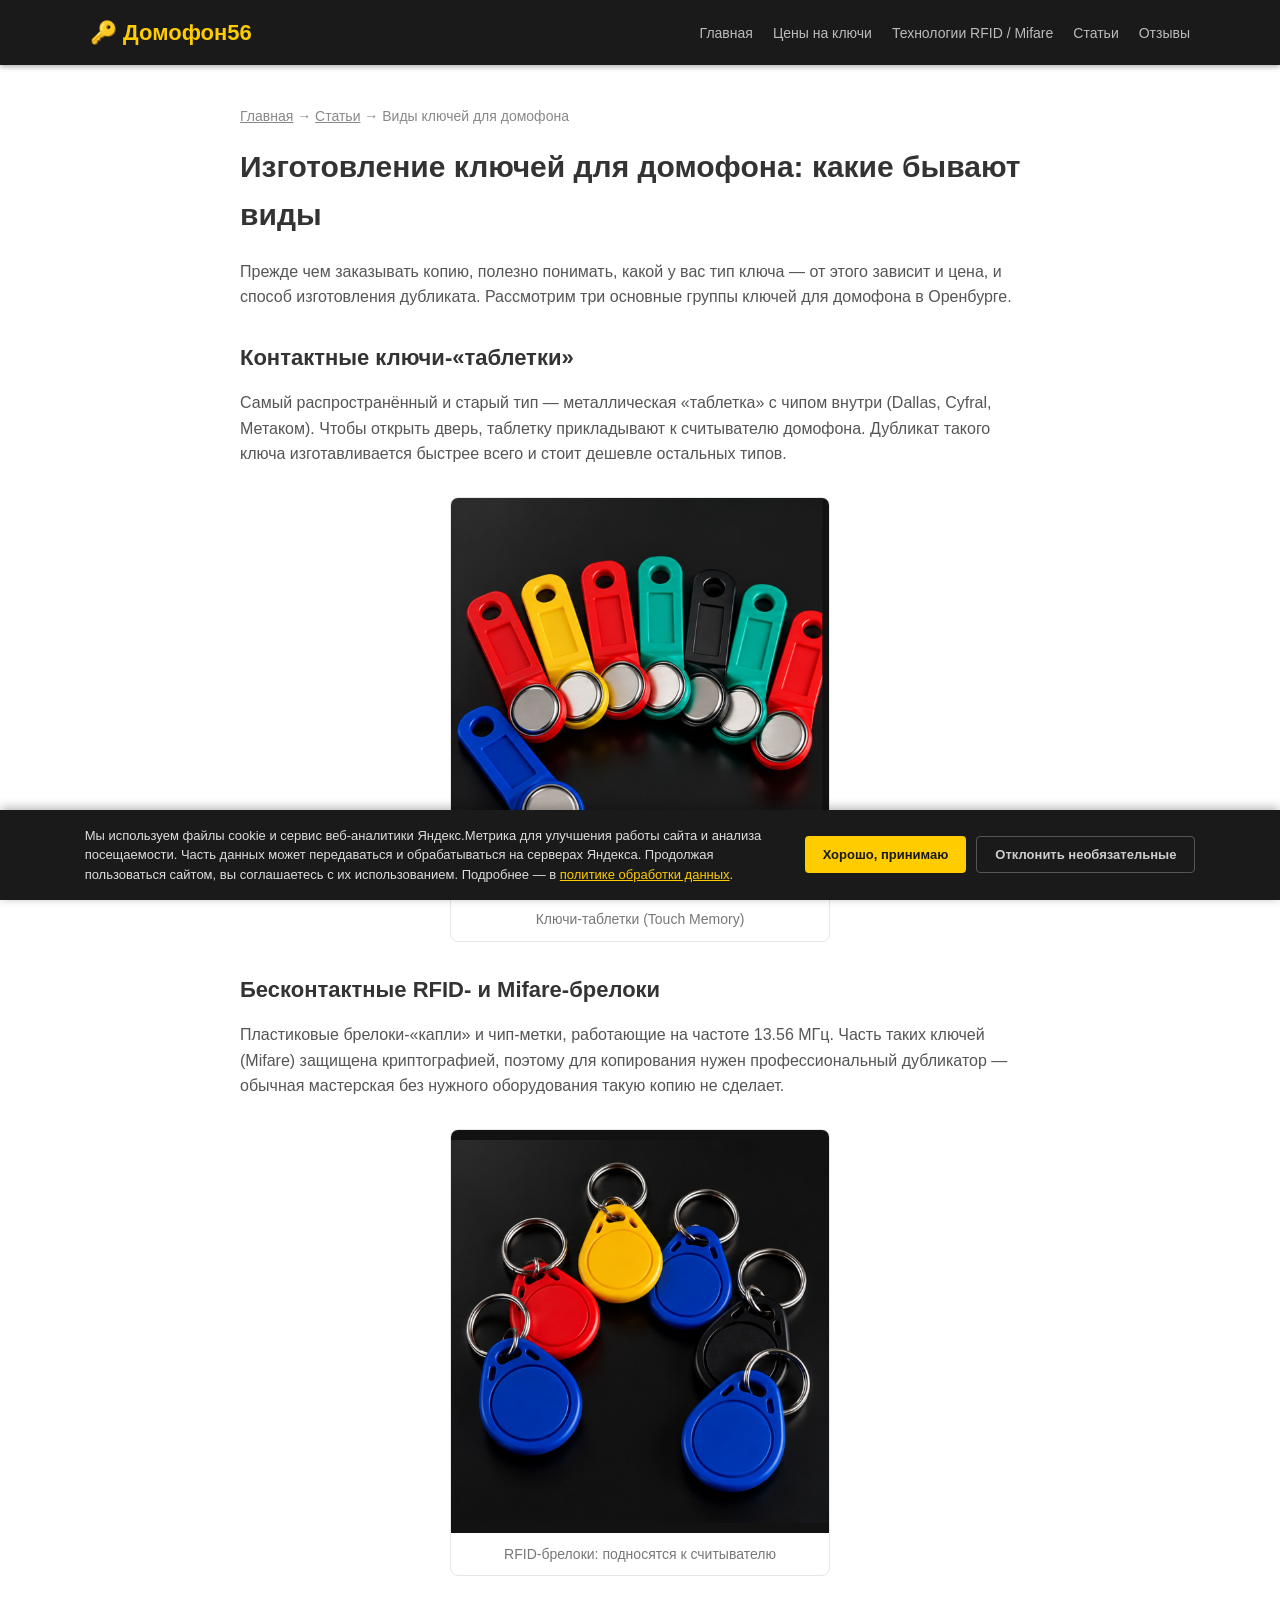
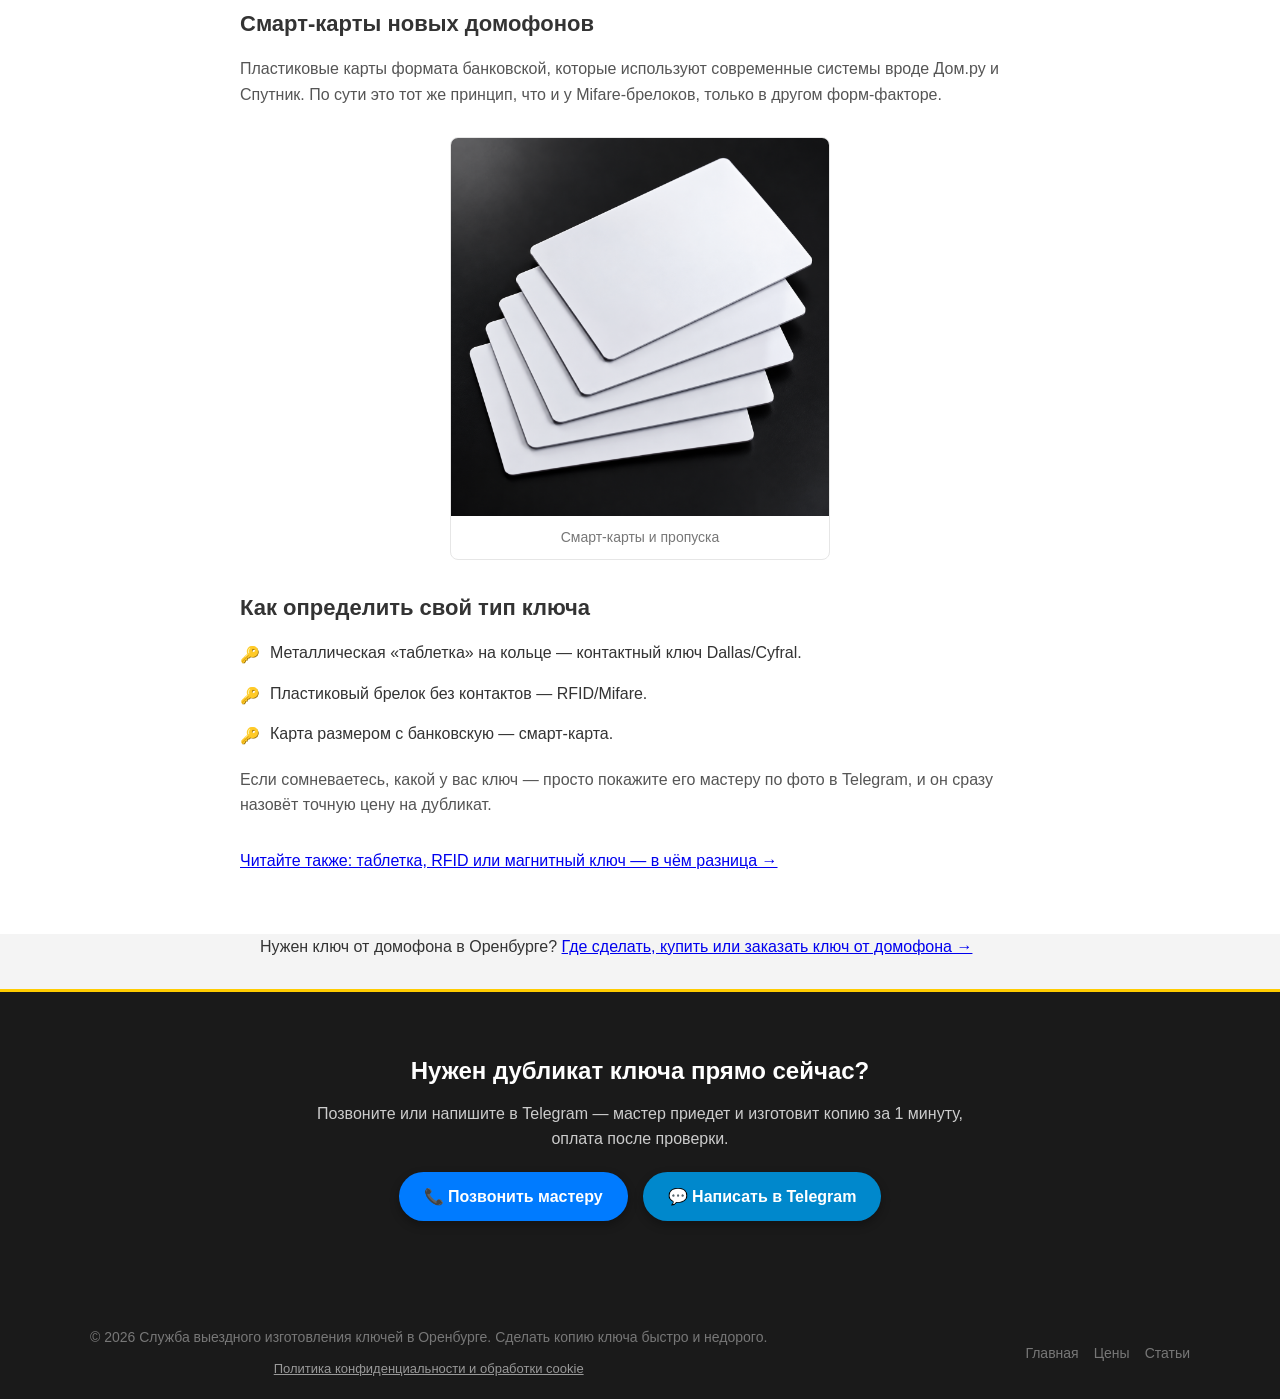
<file: blog/izgotovlenie-klyuchey-dlya-domofona-vidy.html>
<!DOCTYPE html>
<html lang="ru">
<head>
    <meta charset="UTF-8">
    <meta name="viewport" content="width=device-width, initial-scale=1.0">

    <title>Изготовление ключей для домофона: виды | Домофон56</title>
    <meta name="description" content="Какие виды ключей для домофона существуют: контактные таблетки, RFID-брелоки, смарт-карты Mifare. Как выбрать нужный тип для копии.">
    <meta name="robots" content="index, follow, max-image-preview:large">
    <link rel="canonical" href="https://domofon56.ru/blog/izgotovlenie-klyuchey-dlya-domofona-vidy.html">

    <meta property="og:type" content="article">
    <meta property="og:locale" content="ru_RU">
    <meta property="og:site_name" content="Домофон56">
    <meta property="og:title" content="Изготовление ключей для домофона: виды | Домофон56">
    <meta property="og:description" content="Какие виды ключей для домофона существуют: контактные таблетки, RFID-брелоки, смарт-карты Mifare. Как выбрать нужный тип для копии.">
    <meta property="og:url" content="https://domofon56.ru/blog/izgotovlenie-klyuchey-dlya-domofona-vidy.html">
    <meta property="og:image" content="https://domofon56.ru/images/og-domofon56.jpg">
    <meta property="og:image:width" content="1200">
    <meta property="og:image:height" content="630">
    <meta name="twitter:card" content="summary_large_image">
    <meta name="twitter:image" content="https://domofon56.ru/images/og-domofon56.jpg">

    <link rel="icon" type="image/png" sizes="512x512" href="/favicon.png">
    <link rel="stylesheet" href="/assets/style.css?v=20261006">

    <script type="text/javascript">
        function loadYandexMetrika() {
            (function(m,e,t,r,i,k,a){
                m[i]=m[i]||function(){(m[i].a=m[i].a||[]).push(arguments)};
                m[i].l=1*new Date();
                for (var j = 0; j < document.scripts.length; j++) {if (document.scripts[j].src === r) { return; }}
                k=e.createElement(t),a=e.getElementsByTagName(t)[0],k.async=1,k.src=r,a.parentNode.insertBefore(k,a)
            })(window, document,'script','https://mc.yandex.ru/metrika/tag.js?id=110221369', 'ym');
            ym(110221369, 'init', {ssr:true, webvisor:true, clickmap:true, ecommerce:"dataLayer", referrer: document.referrer, url: location.href, accurateTrackBounce:true, trackLinks:true});
        }
        if (localStorage.getItem('cookieConsent') === 'accepted') { loadYandexMetrika(); }
    </script>
    <noscript><div><img src="https://mc.yandex.ru/watch/110221369" style="position:absolute; left:-9999px;" alt="" /></div></noscript>

    <script type="application/ld+json">
    {
      "@context": "https://schema.org",
      "@type": "Article",
      "headline": "Изготовление ключей для домофона: какие бывают виды",
      "description": "Какие виды ключей для домофона существуют и как выбрать нужный тип для копии.",
      "author": {"@type": "Organization", "name": "Домофон56"},
      "publisher": {"@type": "Organization", "name": "Домофон56"},
      "mainEntityOfPage": "https://domofon56.ru/blog/izgotovlenie-klyuchey-dlya-domofona-vidy.html",
      "datePublished": "2026-09-01",
      "dateModified": "2026-10-06"
    }
    </script>
    <script type="application/ld+json">
    {
      "@context": "https://schema.org",
      "@type": "BreadcrumbList",
      "itemListElement": [
        {"@type": "ListItem", "position": 1, "name": "Главная", "item": "https://domofon56.ru/"},
        {"@type": "ListItem", "position": 2, "name": "Статьи", "item": "https://domofon56.ru/blog/"},
        {"@type": "ListItem", "position": 3, "name": "Виды ключей для домофона", "item": "https://domofon56.ru/blog/izgotovlenie-klyuchey-dlya-domofona-vidy.html"}
      ]
    }
    </script>
</head>
<body>
    <header>
        <div class="header-container">
            <div class="logo" onclick="window.location.href='/'">🔑 Домофон56</div>
            <div class="hamburger" id="hamburger">
                <span></span><span></span><span></span>
            </div>
            <ul class="nav-menu" id="nav-menu">
                <li><a href="/">Главная</a></li>
                <li><a href="/#prices">Цены на ключи</a></li>
                <li><a href="/#technologies">Технологии RFID / Mifare</a></li>
                <li><a href="/blog/">Статьи</a></li>
                <li><a href="https://www.avito.ru/orenburg/predlozheniya_uslug/vyezdnoy_dublikat_klyucha_domofona_8197653870" target="_blank">Отзывы</a></li>
            </ul>
        </div>
    </header>

    <section class="key-types" style="padding-top: 40px;">
        <div class="key-types-container">
            <p style="font-size:14px; color:#888; margin-bottom: 15px;"><a href="/" style="color:#888;">Главная</a> → <a href="/blog/" style="color:#888;">Статьи</a> → Виды ключей для домофона</p>

            <h1 style="font-size: 30px; margin-bottom: 20px;">Изготовление ключей для домофона: какие бывают виды</h1>

            <p class="seo-text" style="text-align:left;">
                Прежде чем заказывать копию, полезно понимать, какой у вас тип ключа — от этого зависит и цена,
                и способ изготовления дубликата. Рассмотрим три основные группы ключей для домофона в Оренбурге.
            </p>

            <h2 style="margin: 30px 0 15px; font-size: 22px;">Контактные ключи-«таблетки»</h2>
            <p class="seo-text" style="text-align:left;">
                Самый распространённый и старый тип — металлическая «таблетка» с чипом внутри (Dallas, Cyfral, Метаком).
                Чтобы открыть дверь, таблетку прикладывают к считывателю домофона. Дубликат такого ключа изготавливается
                быстрее всего и стоит дешевле остальных типов.
            </p>

            <figure class="article-figure">
                <img src="/images/klyuch-tabletka-domofon.webp" style="display:block;width:100%;height:auto;max-width:100%" width="447" height="447" loading="lazy" decoding="async" alt="Контактные ключи-таблетки от домофона (Touch Memory)">
                <figcaption>Ключи-таблетки (Touch Memory)</figcaption>
            </figure>


            <h2 style="margin: 30px 0 15px; font-size: 22px;">Бесконтактные RFID- и Mifare-брелоки</h2>
            <p class="seo-text" style="text-align:left;">
                Пластиковые брелоки-«капли» и чип-метки, работающие на частоте 13.56 МГц. Часть таких ключей (Mifare)
                защищена криптографией, поэтому для копирования нужен профессиональный дубликатор — обычная мастерская
                без нужного оборудования такую копию не сделает.
            </p>

            <figure class="article-figure">
                <img src="/images/rfid-brelok-domofon.webp" style="display:block;width:100%;height:auto;max-width:100%" width="720" height="711" loading="lazy" decoding="async" alt="Бесконтактные RFID-брелоки для домофона">
                <figcaption>RFID-брелоки: подносятся к считывателю</figcaption>
            </figure>


            <h2 style="margin: 30px 0 15px; font-size: 22px;">Смарт-карты новых домофонов</h2>
            <p class="seo-text" style="text-align:left;">
                Пластиковые карты формата банковской, которые используют современные системы вроде Дом.ру и Спутник.
                По сути это тот же принцип, что и у Mifare-брелоков, только в другом форм-факторе.
            </p>

            <figure class="article-figure">
                <img src="/images/smart-karta-domofon.webp" style="display:block;width:100%;height:auto;max-width:100%" width="640" height="640" loading="lazy" decoding="async" alt="Смарт-карты и пропуска для домофонов Дом.ру и Спутник">
                <figcaption>Смарт-карты и пропуска</figcaption>
            </figure>


            <h2 style="margin: 30px 0 15px; font-size: 22px;">Как определить свой тип ключа</h2>
            <ul class="key-list" style="font-size: 16px;">
                <li>Металлическая «таблетка» на кольце — контактный ключ Dallas/Cyfral.</li>
                <li>Пластиковый брелок без контактов — RFID/Mifare.</li>
                <li>Карта размером с банковскую — смарт-карта.</li>
            </ul>

            <p class="seo-text" style="text-align:left; margin-top: 20px;">
                Если сомневаетесь, какой у вас ключ — просто покажите его мастеру по фото в Telegram, и он сразу назовёт
                точную цену на дубликат.
            </p>

            <p style="margin-top: 25px;"><a href="/blog/raznica-tabletka-rfid-magnitnyy-klyuch.html">Читайте также: таблетка, RFID или магнитный ключ — в чём разница →</a></p>

        </div>
    </section>

    <p style="max-width:800px;margin:0 auto 30px;padding:0 20px;text-align:left;">Нужен ключ от домофона в Оренбурге? <a href="/klyuch-ot-domofona.html">Где сделать, купить или заказать ключ от домофона →</a></p>

    <section class="action-block">
        <div class="action-container">
            <h2>Нужен дубликат ключа прямо сейчас?</h2>
            <p style="color: #ccc; margin-top: 10px;">Позвоните или напишите в Telegram — мастер приедет и изготовит копию за 1 минуту, оплата после проверки.</p>
            <div class="fast-contact-buttons" style="margin-top: 20px;">
                <a href="tel:+79501896491" class="btn-fast call">📞 Позвонить мастеру</a>
                <a href="https://t.me/msqrad" target="_blank" class="btn-fast tg">💬 Написать в Telegram</a>
            </div>
        </div>
    </section>

    <footer>
        <div style="max-width: 1100px; margin: 0 auto; display: flex; justify-content: space-between; align-items: center; flex-wrap: wrap; gap: 15px;">
            <div>
                <p>&copy; 2026 Служба выездного изготовления ключей в Оренбурге. Сделать копию ключа быстро и недорого.</p>
                <p class="footer-policy-links">
                    <a onclick="openPolicyModal()">Политика конфиденциальности и обработки cookie</a>
                </p>
            </div>
            <ul style="list-style: none; display: flex; gap: 15px;">
                <li><a href="/" style="color: #777; text-decoration: none;">Главная</a></li>
                <li><a href="/#prices" style="color: #777; text-decoration: none;">Цены</a></li>
                <li><a href="/blog/" style="color: #777; text-decoration: none;">Статьи</a></li>
                
            </ul>
        </div>
    </footer>

    <div class="cookie-banner" id="cookieBanner">
        <p>
            Мы используем файлы cookie и сервис веб-аналитики Яндекс.Метрика для улучшения работы сайта и анализа посещаемости.
            Часть данных может передаваться и обрабатываться на серверах Яндекса. Продолжая пользоваться сайтом, вы соглашаетесь
            с их использованием. Подробнее — в <a onclick="openPolicyModal()">политике обработки данных</a>.
        </p>
        <div class="cookie-banner-actions">
            <button class="cookie-btn accept" onclick="acceptCookies()">Хорошо, принимаю</button>
            <button class="cookie-btn decline" onclick="declineCookies()">Отклонить необязательные</button>
        </div>
    </div>

    <div class="policy-modal-overlay" id="policyModalOverlay">
        <div class="policy-modal">
            <button class="policy-modal-close" onclick="closePolicyModal()">✕</button>
            <h2>Политика конфиденциальности и обработки данных</h2>
            <p>Полный текст политики опубликован на <a href="/">главной странице сайта</a> (ссылка в футере).</p>
        </div>
    </div>

    <script src="/assets/main.js" defer></script>
</body>
</html>
</file>
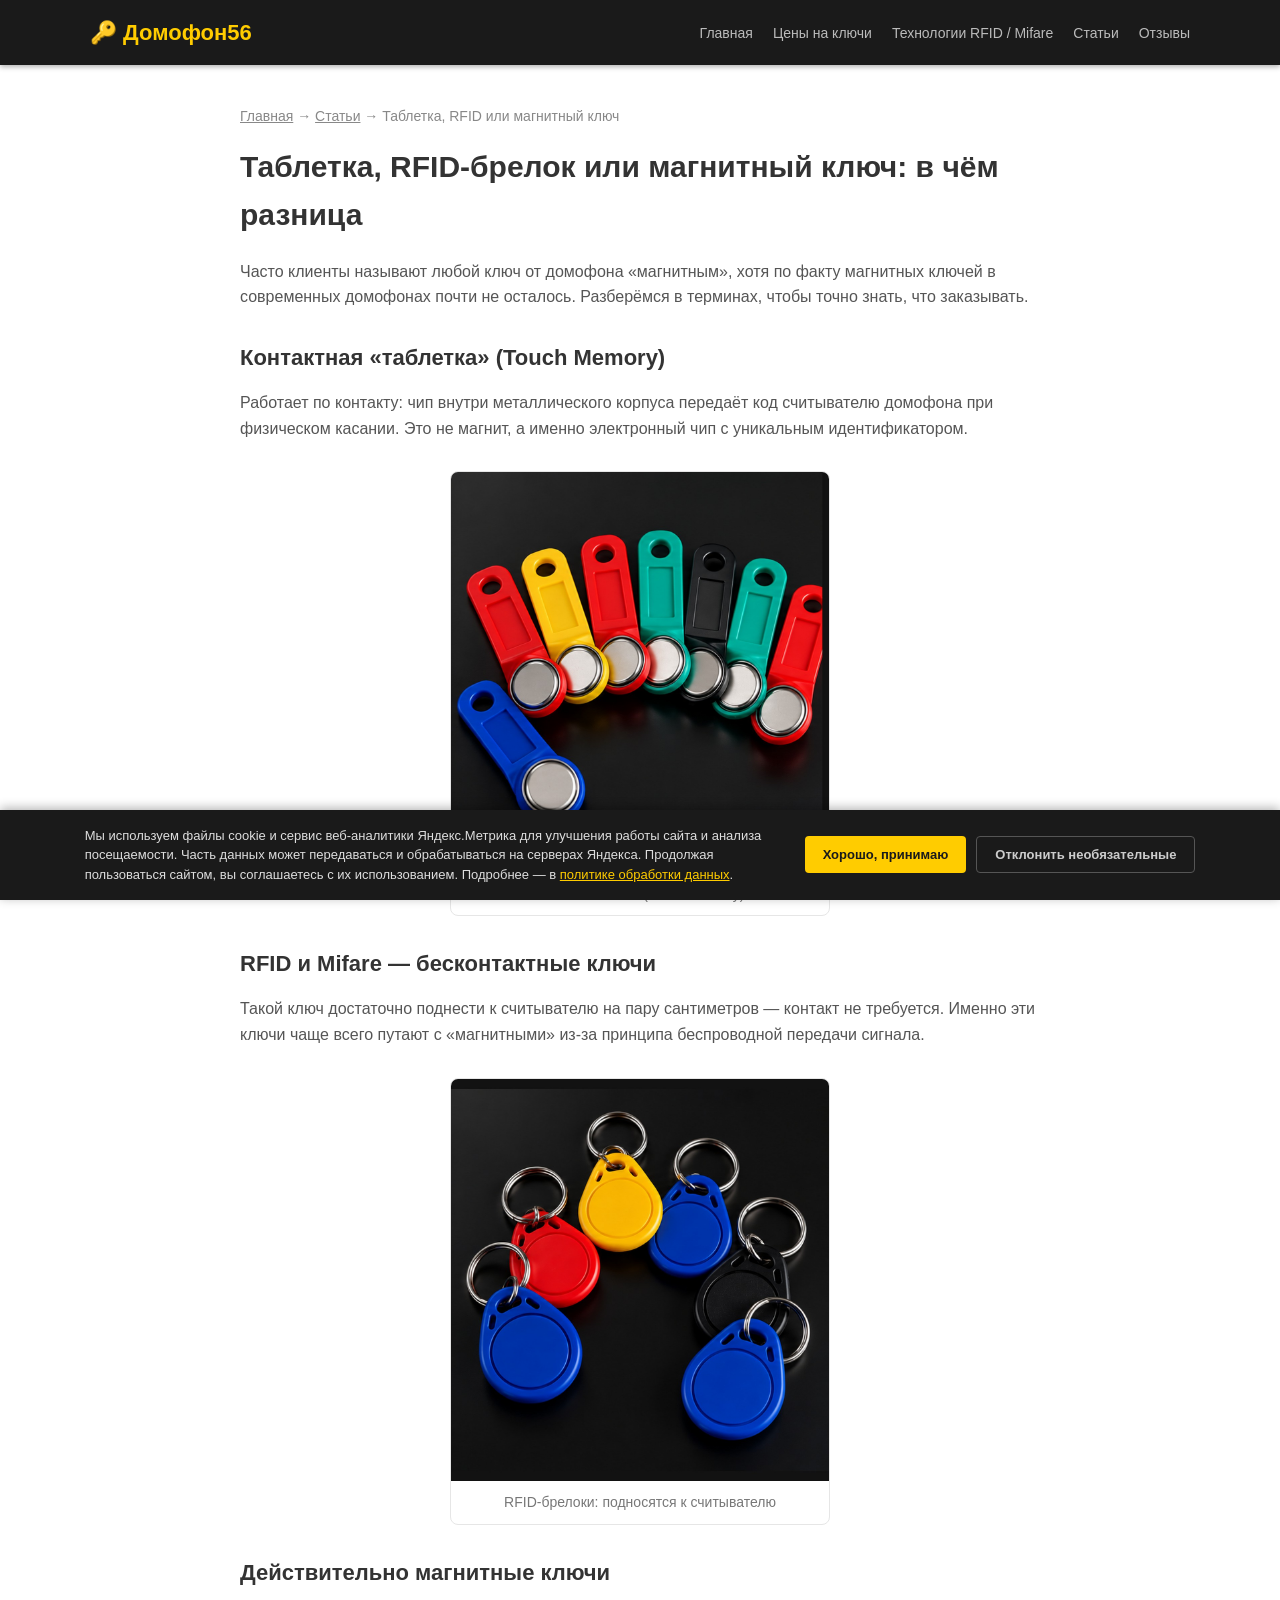
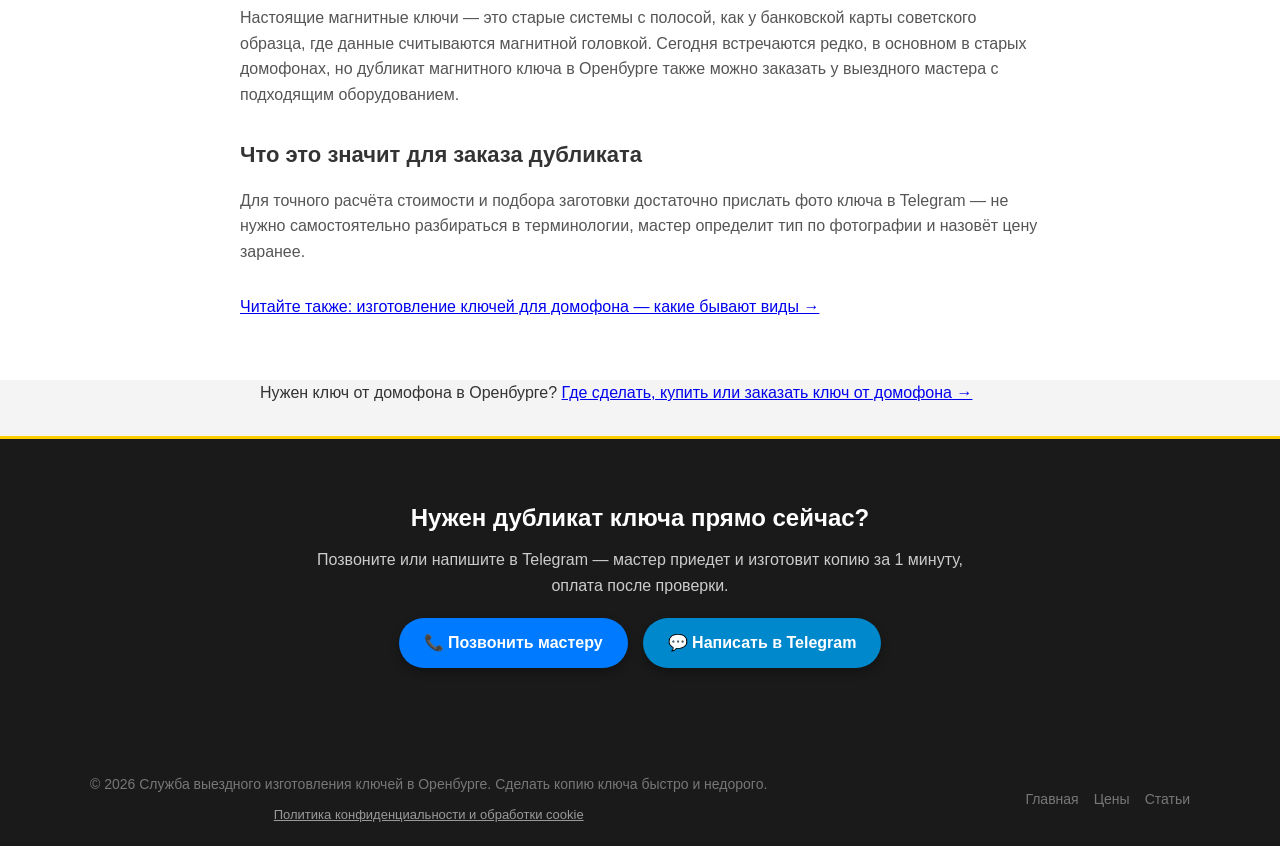
<file: blog/raznica-tabletka-rfid-magnitnyy-klyuch.html>
<!DOCTYPE html>
<html lang="ru">
<head>
    <meta charset="UTF-8">
    <meta name="viewport" content="width=device-width, initial-scale=1.0">

    <title>Таблетка, RFID или магнитный ключ: в чём разница | Домофон56</title>
    <meta name="description" content="Чем отличаются контактные ключи-таблетки, RFID-брелоки и магнитные ключи домофона. Как сделать дубликат каждого типа.">
    <meta name="robots" content="index, follow, max-image-preview:large">
    <link rel="canonical" href="https://domofon56.ru/blog/raznica-tabletka-rfid-magnitnyy-klyuch.html">

    <meta property="og:type" content="article">
    <meta property="og:locale" content="ru_RU">
    <meta property="og:site_name" content="Домофон56">
    <meta property="og:title" content="Таблетка, RFID или магнитный ключ: в чём разница | Домофон56">
    <meta property="og:description" content="Чем отличаются контактные ключи-таблетки, RFID-брелоки и магнитные ключи домофона. Как сделать дубликат каждого типа.">
    <meta property="og:url" content="https://domofon56.ru/blog/raznica-tabletka-rfid-magnitnyy-klyuch.html">
    <meta property="og:image" content="https://domofon56.ru/images/og-domofon56.jpg">
    <meta property="og:image:width" content="1200">
    <meta property="og:image:height" content="630">
    <meta name="twitter:card" content="summary_large_image">
    <meta name="twitter:image" content="https://domofon56.ru/images/og-domofon56.jpg">

    <link rel="icon" type="image/png" sizes="512x512" href="/favicon.png">
    <link rel="stylesheet" href="/assets/style.css?v=20261006">

    <script type="text/javascript">
        function loadYandexMetrika() {
            (function(m,e,t,r,i,k,a){
                m[i]=m[i]||function(){(m[i].a=m[i].a||[]).push(arguments)};
                m[i].l=1*new Date();
                for (var j = 0; j < document.scripts.length; j++) {if (document.scripts[j].src === r) { return; }}
                k=e.createElement(t),a=e.getElementsByTagName(t)[0],k.async=1,k.src=r,a.parentNode.insertBefore(k,a)
            })(window, document,'script','https://mc.yandex.ru/metrika/tag.js?id=110221369', 'ym');
            ym(110221369, 'init', {ssr:true, webvisor:true, clickmap:true, ecommerce:"dataLayer", referrer: document.referrer, url: location.href, accurateTrackBounce:true, trackLinks:true});
        }
        if (localStorage.getItem('cookieConsent') === 'accepted') { loadYandexMetrika(); }
    </script>
    <noscript><div><img src="https://mc.yandex.ru/watch/110221369" style="position:absolute; left:-9999px;" alt="" /></div></noscript>

    <script type="application/ld+json">
    {
      "@context": "https://schema.org",
      "@type": "Article",
      "headline": "Таблетка, RFID-брелок или магнитный ключ: в чём разница",
      "description": "Чем отличаются контактные, бесконтактные и магнитные ключи домофона.",
      "author": {"@type": "Organization", "name": "Домофон56"},
      "publisher": {"@type": "Organization", "name": "Домофон56"},
      "mainEntityOfPage": "https://domofon56.ru/blog/raznica-tabletka-rfid-magnitnyy-klyuch.html",
      "datePublished": "2026-09-02",
      "dateModified": "2026-10-06"
    }
    </script>
    <script type="application/ld+json">
    {
      "@context": "https://schema.org",
      "@type": "BreadcrumbList",
      "itemListElement": [
        {"@type": "ListItem", "position": 1, "name": "Главная", "item": "https://domofon56.ru/"},
        {"@type": "ListItem", "position": 2, "name": "Статьи", "item": "https://domofon56.ru/blog/"},
        {"@type": "ListItem", "position": 3, "name": "Таблетка, RFID или магнитный ключ", "item": "https://domofon56.ru/blog/raznica-tabletka-rfid-magnitnyy-klyuch.html"}
      ]
    }
    </script>
</head>
<body>
    <header>
        <div class="header-container">
            <div class="logo" onclick="window.location.href='/'">🔑 Домофон56</div>
            <div class="hamburger" id="hamburger">
                <span></span><span></span><span></span>
            </div>
            <ul class="nav-menu" id="nav-menu">
                <li><a href="/">Главная</a></li>
                <li><a href="/#prices">Цены на ключи</a></li>
                <li><a href="/#technologies">Технологии RFID / Mifare</a></li>
                <li><a href="/blog/">Статьи</a></li>
                <li><a href="https://www.avito.ru/orenburg/predlozheniya_uslug/vyezdnoy_dublikat_klyucha_domofona_8197653870" target="_blank">Отзывы</a></li>
            </ul>
        </div>
    </header>

    <section class="key-types" style="padding-top: 40px;">
        <div class="key-types-container">
            <p style="font-size:14px; color:#888; margin-bottom: 15px;"><a href="/" style="color:#888;">Главная</a> → <a href="/blog/" style="color:#888;">Статьи</a> → Таблетка, RFID или магнитный ключ</p>

            <h1 style="font-size: 30px; margin-bottom: 20px;">Таблетка, RFID-брелок или магнитный ключ: в чём разница</h1>

            <p class="seo-text" style="text-align:left;">
                Часто клиенты называют любой ключ от домофона «магнитным», хотя по факту магнитных ключей в современных
                домофонах почти не осталось. Разберёмся в терминах, чтобы точно знать, что заказывать.
            </p>

            <h2 style="margin: 30px 0 15px; font-size: 22px;">Контактная «таблетка» (Touch Memory)</h2>
            <p class="seo-text" style="text-align:left;">
                Работает по контакту: чип внутри металлического корпуса передаёт код считывателю домофона при физическом
                касании. Это не магнит, а именно электронный чип с уникальным идентификатором.
            </p>

            <figure class="article-figure">
                <img src="/images/klyuch-tabletka-domofon.webp" style="display:block;width:100%;height:auto;max-width:100%" width="447" height="447" loading="lazy" decoding="async" alt="Контактные ключи-таблетки от домофона (Touch Memory)">
                <figcaption>Ключи-таблетки (Touch Memory)</figcaption>
            </figure>


            <h2 style="margin: 30px 0 15px; font-size: 22px;">RFID и Mifare — бесконтактные ключи</h2>
            <p class="seo-text" style="text-align:left;">
                Такой ключ достаточно поднести к считывателю на пару сантиметров — контакт не требуется. Именно эти
                ключи чаще всего путают с «магнитными» из-за принципа беспроводной передачи сигнала.
            </p>

            <figure class="article-figure">
                <img src="/images/rfid-brelok-domofon.webp" style="display:block;width:100%;height:auto;max-width:100%" width="720" height="711" loading="lazy" decoding="async" alt="Бесконтактные RFID-брелоки для домофона">
                <figcaption>RFID-брелоки: подносятся к считывателю</figcaption>
            </figure>


            <h2 style="margin: 30px 0 15px; font-size: 22px;">Действительно магнитные ключи</h2>
            <p class="seo-text" style="text-align:left;">
                Настоящие магнитные ключи — это старые системы с полосой, как у банковской карты советского образца,
                где данные считываются магнитной головкой. Сегодня встречаются редко, в основном в старых домофонах,
                но дубликат магнитного ключа в Оренбурге также можно заказать у выездного мастера с подходящим
                оборудованием.
            </p>

            <h2 style="margin: 30px 0 15px; font-size: 22px;">Что это значит для заказа дубликата</h2>
            <p class="seo-text" style="text-align:left;">
                Для точного расчёта стоимости и подбора заготовки достаточно прислать фото ключа в Telegram — не нужно
                самостоятельно разбираться в терминологии, мастер определит тип по фотографии и назовёт цену заранее.
            </p>

            <p style="margin-top: 25px;"><a href="/blog/izgotovlenie-klyuchey-dlya-domofona-vidy.html">Читайте также: изготовление ключей для домофона — какие бывают виды →</a></p>

        </div>
    </section>

    <p style="max-width:800px;margin:0 auto 30px;padding:0 20px;text-align:left;">Нужен ключ от домофона в Оренбурге? <a href="/klyuch-ot-domofona.html">Где сделать, купить или заказать ключ от домофона →</a></p>

    <section class="action-block">
        <div class="action-container">
            <h2>Нужен дубликат ключа прямо сейчас?</h2>
            <p style="color: #ccc; margin-top: 10px;">Позвоните или напишите в Telegram — мастер приедет и изготовит копию за 1 минуту, оплата после проверки.</p>
            <div class="fast-contact-buttons" style="margin-top: 20px;">
                <a href="tel:+79501896491" class="btn-fast call">📞 Позвонить мастеру</a>
                <a href="https://t.me/msqrad" target="_blank" class="btn-fast tg">💬 Написать в Telegram</a>
            </div>
        </div>
    </section>

    <footer>
        <div style="max-width: 1100px; margin: 0 auto; display: flex; justify-content: space-between; align-items: center; flex-wrap: wrap; gap: 15px;">
            <div>
                <p>&copy; 2026 Служба выездного изготовления ключей в Оренбурге. Сделать копию ключа быстро и недорого.</p>
                <p class="footer-policy-links">
                    <a onclick="openPolicyModal()">Политика конфиденциальности и обработки cookie</a>
                </p>
            </div>
            <ul style="list-style: none; display: flex; gap: 15px;">
                <li><a href="/" style="color: #777; text-decoration: none;">Главная</a></li>
                <li><a href="/#prices" style="color: #777; text-decoration: none;">Цены</a></li>
                <li><a href="/blog/" style="color: #777; text-decoration: none;">Статьи</a></li>
                
            </ul>
        </div>
    </footer>

    <div class="cookie-banner" id="cookieBanner">
        <p>
            Мы используем файлы cookie и сервис веб-аналитики Яндекс.Метрика для улучшения работы сайта и анализа посещаемости.
            Часть данных может передаваться и обрабатываться на серверах Яндекса. Продолжая пользоваться сайтом, вы соглашаетесь
            с их использованием. Подробнее — в <a onclick="openPolicyModal()">политике обработки данных</a>.
        </p>
        <div class="cookie-banner-actions">
            <button class="cookie-btn accept" onclick="acceptCookies()">Хорошо, принимаю</button>
            <button class="cookie-btn decline" onclick="declineCookies()">Отклонить необязательные</button>
        </div>
    </div>

    <div class="policy-modal-overlay" id="policyModalOverlay">
        <div class="policy-modal">
            <button class="policy-modal-close" onclick="closePolicyModal()">✕</button>
            <h2>Политика конфиденциальности и обработки данных</h2>
            <p>Полный текст политики опубликован на <a href="/">главной странице сайта</a> (ссылка в футере).</p>
        </div>
    </div>

    <script src="/assets/main.js" defer></script>
</body>
</html>
</file>
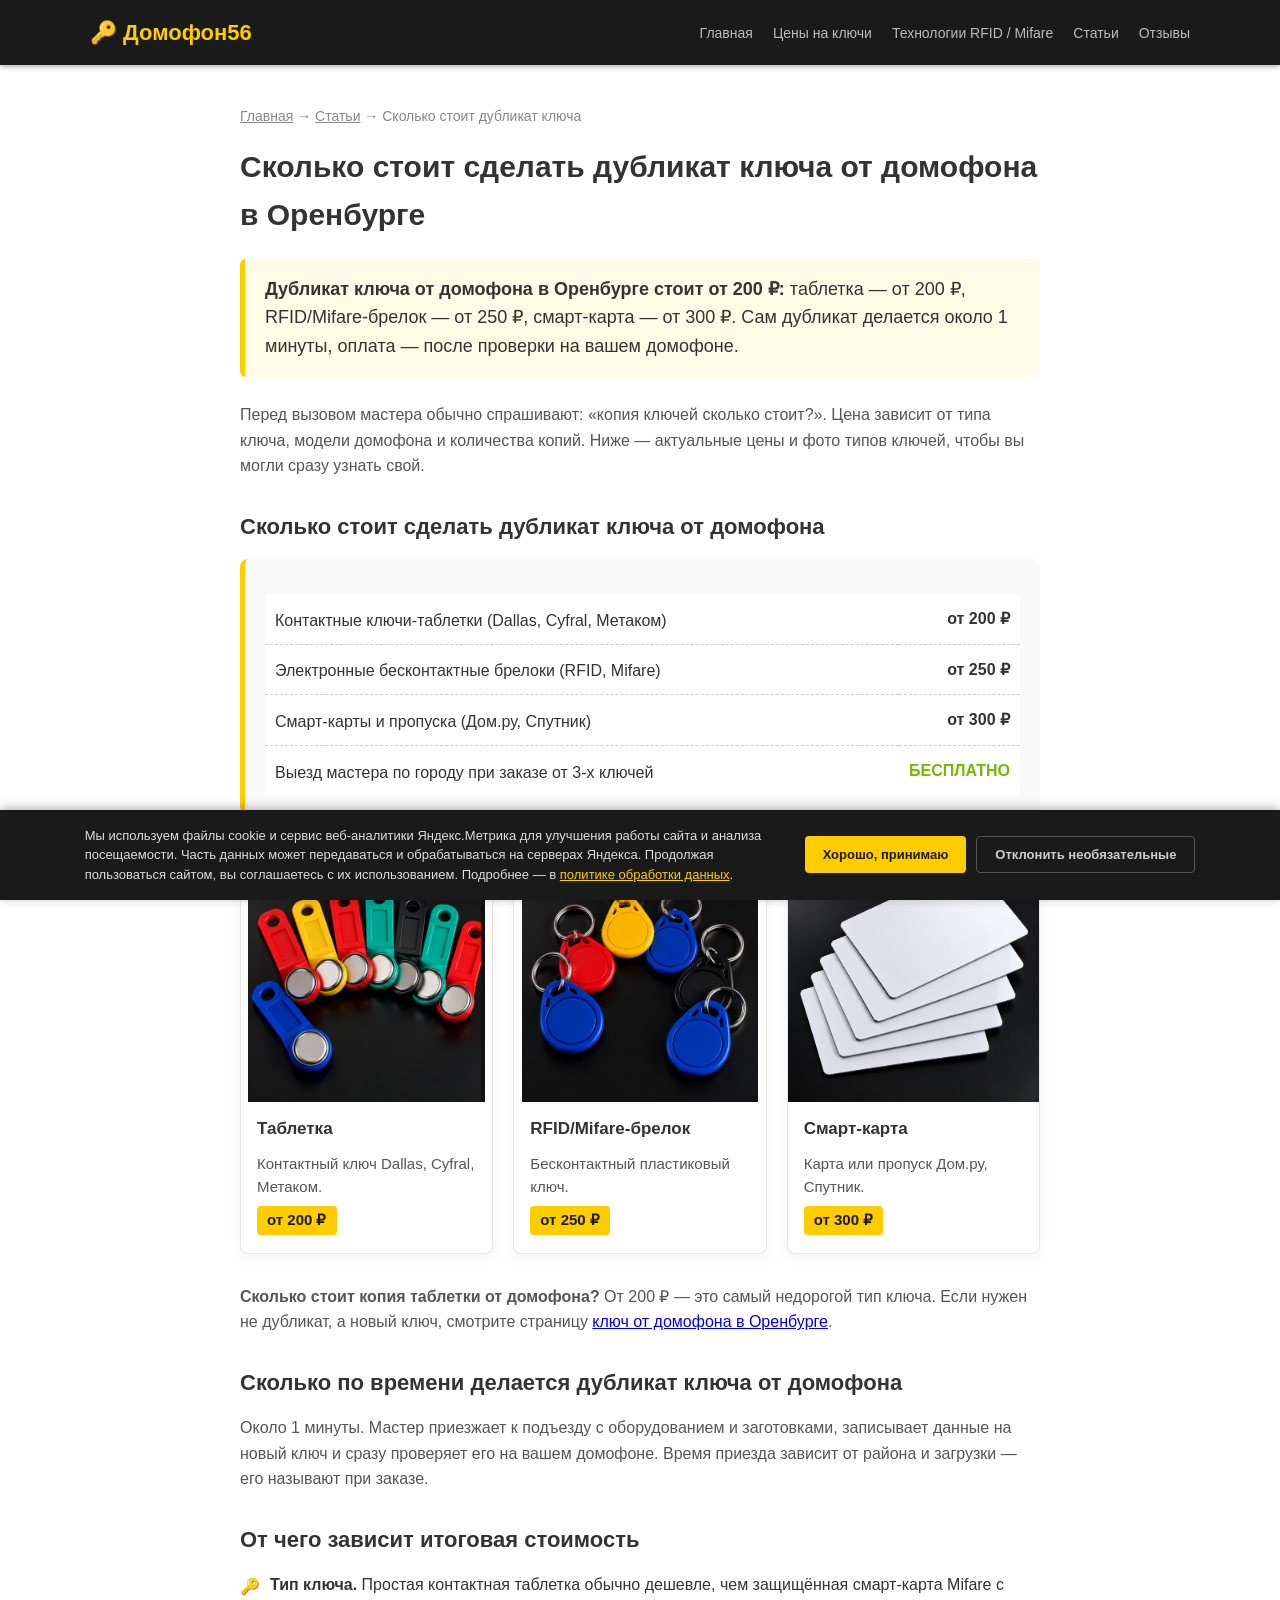
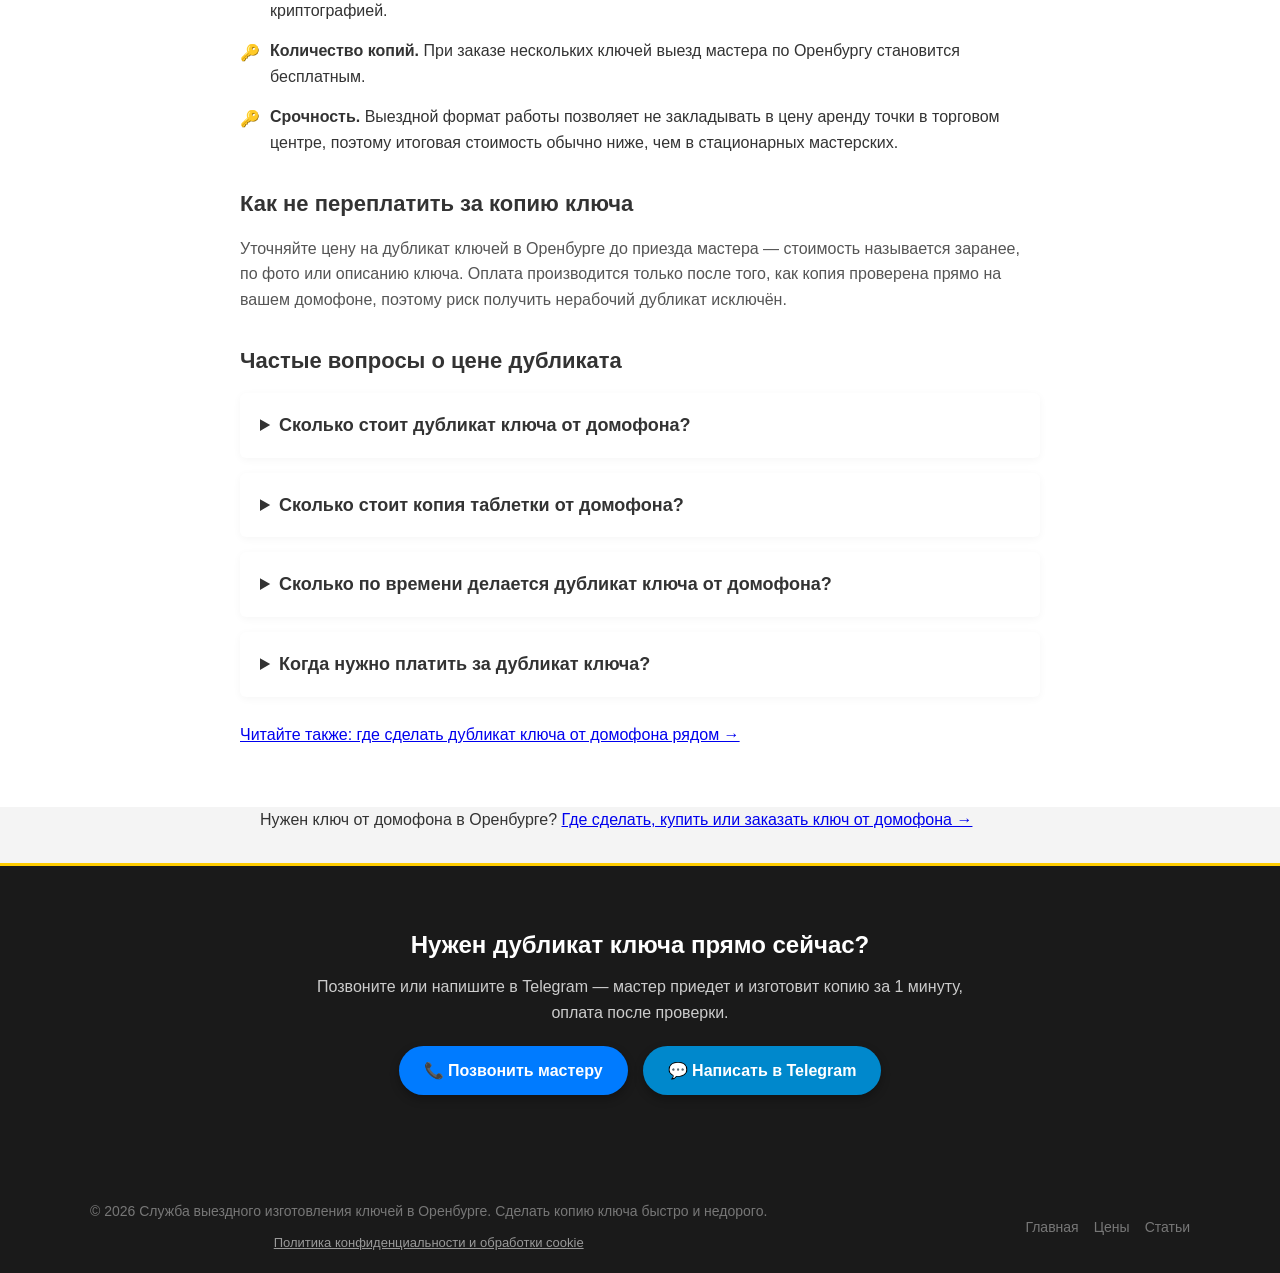
<file: blog/skolko-stoit-dublikat-klyucha-domofona.html>
<!DOCTYPE html>
<html lang="ru">
<head>
    <meta charset="UTF-8">
    <meta name="viewport" content="width=device-width, initial-scale=1.0">

    <title>Сколько стоит дубликат ключа от домофона в Оренбурге — цены 2026</title>
    <meta name="description" content="Дубликат ключа от домофона в Оренбурге: таблетка от 200 ₽, RFID/Mifare-брелок от 250 ₽, смарт-карта от 300 ₽. Сколько по времени делается копия и от чего зависит цена.">
    <meta name="robots" content="index, follow, max-image-preview:large">
    <link rel="canonical" href="https://domofon56.ru/blog/skolko-stoit-dublikat-klyucha-domofona.html">

    <meta property="og:type" content="article">
    <meta property="og:locale" content="ru_RU">
    <meta property="og:site_name" content="Домофон56">
    <meta property="og:title" content="Сколько стоит дубликат ключа от домофона в Оренбурге — цены 2026">
    <meta property="og:description" content="Дубликат ключа от домофона в Оренбурге: таблетка от 200 ₽, RFID/Mifare-брелок от 250 ₽, смарт-карта от 300 ₽. Сколько по времени делается копия и от чего зависит цена.">
    <meta property="og:url" content="https://domofon56.ru/blog/skolko-stoit-dublikat-klyucha-domofona.html">
    <meta property="og:image" content="https://domofon56.ru/images/og-domofon56.jpg">
    <meta property="og:image:width" content="1200">
    <meta property="og:image:height" content="630">
    <meta name="twitter:card" content="summary_large_image">
    <meta name="twitter:image" content="https://domofon56.ru/images/og-domofon56.jpg">

    <link rel="icon" type="image/png" sizes="512x512" href="/favicon.png">
    <link rel="stylesheet" href="/assets/style.css?v=20261006">

    <script type="text/javascript">
        function loadYandexMetrika() {
            (function(m,e,t,r,i,k,a){
                m[i]=m[i]||function(){(m[i].a=m[i].a||[]).push(arguments)};
                m[i].l=1*new Date();
                for (var j = 0; j < document.scripts.length; j++) {if (document.scripts[j].src === r) { return; }}
                k=e.createElement(t),a=e.getElementsByTagName(t)[0],k.async=1,k.src=r,a.parentNode.insertBefore(k,a)
            })(window, document,'script','https://mc.yandex.ru/metrika/tag.js?id=110221369', 'ym');
            ym(110221369, 'init', {ssr:true, webvisor:true, clickmap:true, ecommerce:"dataLayer", referrer: document.referrer, url: location.href, accurateTrackBounce:true, trackLinks:true});
        }
        if (localStorage.getItem('cookieConsent') === 'accepted') { loadYandexMetrika(); }
    </script>
    <noscript><div><img src="https://mc.yandex.ru/watch/110221369" style="position:absolute; left:-9999px;" alt="" /></div></noscript>

    <script type="application/ld+json">
    {
      "@context": "https://schema.org",
      "@type": "Article",
      "headline": "Сколько стоит сделать дубликат ключа от домофона в Оренбурге",
      "description": "Цены на дубликаты ключей домофона в Оренбурге: таблетки, RFID-брелоки, смарт-карты Mifare.",
      "author": {"@type": "Organization", "name": "Домофон56"},
      "publisher": {"@type": "Organization", "name": "Домофон56"},
      "mainEntityOfPage": "https://domofon56.ru/blog/skolko-stoit-dublikat-klyucha-domofona.html",
      "image": ["https://domofon56.ru/images/og-domofon56.jpg", "https://domofon56.ru/images/rfid-brelok-domofon.webp", "https://domofon56.ru/images/klyuch-tabletka-domofon.webp"],
      "datePublished": "2026-09-01",
      "dateModified": "2026-10-06"
    }
    </script>
    <script type="application/ld+json">
    {
      "@context": "https://schema.org",
      "@type": "BreadcrumbList",
      "itemListElement": [
        {"@type": "ListItem", "position": 1, "name": "Главная", "item": "https://domofon56.ru/"},
        {"@type": "ListItem", "position": 2, "name": "Статьи", "item": "https://domofon56.ru/blog/"},
        {"@type": "ListItem", "position": 3, "name": "Сколько стоит дубликат ключа", "item": "https://domofon56.ru/blog/skolko-stoit-dublikat-klyucha-domofona.html"}
      ]
    }
    </script>
    <script type="application/ld+json">
    {
      "@context": "https://schema.org",
      "@type": "FAQPage",
      "mainEntity": [
        {
          "@type": "Question",
          "name": "Сколько стоит дубликат ключа от домофона?",
          "acceptedAnswer": {
            "@type": "Answer",
            "text": "Копия контактной таблетки — от 200 ₽, RFID/Mifare-брелока — от 250 ₽, смарт-карты или пропуска — от 300 ₽. Цену называем заранее по фото ключа, оплата — после проверки на вашем домофоне."
          }
        },
        {
          "@type": "Question",
          "name": "Сколько стоит копия таблетки от домофона?",
          "acceptedAnswer": {
            "@type": "Answer",
            "text": "Дубликат контактного ключа-таблетки (Dallas, Cyfral, Метаком) стоит от 200 ₽ — это самый недорогой тип ключа."
          }
        },
        {
          "@type": "Question",
          "name": "Сколько по времени делается дубликат ключа от домофона?",
          "acceptedAnswer": {
            "@type": "Answer",
            "text": "Сам дубликат делается около 1 минуты: мастер записывает данные на новую заготовку у подъезда и сразу проверяет ключ на вашем домофоне. Время приезда мастера зависит от района и загрузки, его называют при заказе."
          }
        },
        {
          "@type": "Question",
          "name": "Когда нужно платить за дубликат ключа?",
          "acceptedAnswer": {
            "@type": "Answer",
            "text": "Оплата — только после того, как готовый дубликат проверен на вашем домофоне. При заказе от трёх ключей выезд по городу бесплатный."
          }
        }
      ]
    }
    </script>
</head>
<body>
    <header>
        <div class="header-container">
            <div class="logo" onclick="window.location.href='/'">🔑 Домофон56</div>
            <div class="hamburger" id="hamburger">
                <span></span><span></span><span></span>
            </div>
            <ul class="nav-menu" id="nav-menu">
                <li><a href="/">Главная</a></li>
                <li><a href="/#prices">Цены на ключи</a></li>
                <li><a href="/#technologies">Технологии RFID / Mifare</a></li>
                <li><a href="/blog/">Статьи</a></li>
                <li><a href="https://www.avito.ru/orenburg/predlozheniya_uslug/vyezdnoy_dublikat_klyucha_domofona_8197653870" target="_blank">Отзывы</a></li>
            </ul>
        </div>
    </header>

    <section class="key-types" style="padding-top: 40px;">
        <div class="key-types-container">
            <p style="font-size:14px; color:#888; margin-bottom: 15px;"><a href="/" style="color:#888;">Главная</a> → <a href="/blog/" style="color:#888;">Статьи</a> → Сколько стоит дубликат ключа</p>

            <h1 style="font-size: 30px; margin-bottom: 20px;">Сколько стоит сделать дубликат ключа от домофона в Оренбурге</h1>

            <p class="answer-lead"><strong>Дубликат ключа от домофона в Оренбурге стоит от 200 ₽:</strong> таблетка — от 200 ₽, RFID/Mifare-брелок — от 250 ₽, смарт-карта — от 300 ₽. Сам дубликат делается около 1 минуты, оплата — после проверки на вашем домофоне.</p>

            <p class="seo-text" style="text-align:left;">
                Перед вызовом мастера обычно спрашивают: «копия ключей сколько стоит?». Цена зависит от типа ключа, модели домофона
                и количества копий. Ниже — актуальные цены и фото типов ключей, чтобы вы могли сразу узнать свой.
            </p>

            <h2 style="margin: 30px 0 15px; font-size: 22px;">Сколько стоит сделать дубликат ключа от домофона</h2>
            <div class="price-block" style="margin-bottom: 30px; background: #f9f9f9; padding: 20px; border-radius: 8px; border-left: 5px solid var(--primary-color);">
                <table class="price-table">
                    <tr>
                        <td>Контактные ключи-таблетки (Dallas, Cyfral, Метаком)</td>
                        <td>от 200 ₽</td>
                    </tr>
                    <tr>
                        <td>Электронные бесконтактные брелоки (RFID, Mifare)</td>
                        <td>от 250 ₽</td>
                    </tr>
                    <tr>
                        <td>Смарт-карты и пропуска (Дом.ру, Спутник)</td>
                        <td>от 300 ₽</td>
                    </tr>
                    <tr>
                        <td>Выезд мастера по городу при заказе от 3-х ключей</td>
                        <td class="price-free">БЕСПЛАТНО</td>
                    </tr>
                </table>
            </div>

            <div class="key-gallery">
                <figure>
                    <img src="/images/klyuch-tabletka-domofon.webp" style="display:block;width:100%;height:auto;max-width:100%" width="447" height="447" loading="lazy" decoding="async"
                         alt="Ключи-таблетки от домофона (Touch Memory): цена дубликата от 200 ₽">
                    <figcaption><strong>Таблетка</strong>Контактный ключ Dallas, Cyfral, Метаком.<span class="key-price">от 200 ₽</span></figcaption>
                </figure>
                <figure>
                    <img src="/images/rfid-brelok-domofon.webp" style="display:block;width:100%;height:auto;max-width:100%" width="720" height="711" loading="lazy" decoding="async"
                         alt="RFID-брелоки для домофона: цена дубликата от 250 ₽">
                    <figcaption><strong>RFID/Mifare-брелок</strong>Бесконтактный пластиковый ключ.<span class="key-price">от 250 ₽</span></figcaption>
                </figure>
                <figure>
                    <img src="/images/smart-karta-domofon.webp" style="display:block;width:100%;height:auto;max-width:100%" width="640" height="640" loading="lazy" decoding="async"
                         alt="Смарт-карты для домофона: цена копии от 300 ₽">
                    <figcaption><strong>Смарт-карта</strong>Карта или пропуск Дом.ру, Спутник.<span class="key-price">от 300 ₽</span></figcaption>
                </figure>
            </div>

            <p class="seo-text" style="text-align:left;">
                <strong>Сколько стоит копия таблетки от домофона?</strong> От 200 ₽ — это самый недорогой тип ключа.
                Если нужен не дубликат, а новый ключ, смотрите страницу
                <a href="/klyuch-ot-domofona.html">ключ от домофона в Оренбурге</a>.
            </p>

            <h2 style="margin: 30px 0 15px; font-size: 22px;">Сколько по времени делается дубликат ключа от домофона</h2>
            <p class="seo-text" style="text-align:left;">
                Около 1 минуты. Мастер приезжает к подъезду с оборудованием и заготовками, записывает данные на новый ключ
                и сразу проверяет его на вашем домофоне. Время приезда зависит от района и загрузки — его называют при заказе.
            </p>

            <h2 style="margin: 30px 0 15px; font-size: 22px;">От чего зависит итоговая стоимость</h2>
            <ul class="key-list" style="font-size: 16px;">
                <li><strong>Тип ключа.</strong> Простая контактная таблетка обычно дешевле, чем защищённая смарт-карта Mifare с криптографией.</li>
                <li><strong>Количество копий.</strong> При заказе нескольких ключей выезд мастера по Оренбургу становится бесплатным.</li>
                <li><strong>Срочность.</strong> Выездной формат работы позволяет не закладывать в цену аренду точки в торговом центре, поэтому итоговая стоимость обычно ниже, чем в стационарных мастерских.</li>
            </ul>

            <h2 style="margin: 30px 0 15px; font-size: 22px;">Как не переплатить за копию ключа</h2>
            <p class="seo-text" style="text-align:left;">
                Уточняйте цену на дубликат ключей в Оренбурге до приезда мастера — стоимость называется заранее, по фото или
                описанию ключа. Оплата производится только после того, как копия проверена прямо на вашем домофоне, поэтому
                риск получить нерабочий дубликат исключён.
            </p>

            <h2 style="margin: 30px 0 15px; font-size: 22px;">Частые вопросы о цене дубликата</h2>
            <details class="faq-item">
                <summary>Сколько стоит дубликат ключа от домофона?</summary>
                <div class="faq-content"><p>Копия контактной таблетки — от 200 ₽, RFID/Mifare-брелока — от 250 ₽, смарт-карты или пропуска — от 300 ₽. Цену называем заранее по фото ключа, оплата — после проверки на вашем домофоне.</p></div>
            </details>
            <details class="faq-item">
                <summary>Сколько стоит копия таблетки от домофона?</summary>
                <div class="faq-content"><p>Дубликат контактного ключа-таблетки (Dallas, Cyfral, Метаком) стоит от 200 ₽ — это самый недорогой тип ключа.</p></div>
            </details>
            <details class="faq-item">
                <summary>Сколько по времени делается дубликат ключа от домофона?</summary>
                <div class="faq-content"><p>Сам дубликат делается около 1 минуты: мастер записывает данные на новую заготовку у подъезда и сразу проверяет ключ на вашем домофоне. Время приезда мастера зависит от района и загрузки, его называют при заказе.</p></div>
            </details>
            <details class="faq-item">
                <summary>Когда нужно платить за дубликат ключа?</summary>
                <div class="faq-content"><p>Оплата — только после того, как готовый дубликат проверен на вашем домофоне. При заказе от трёх ключей выезд по городу бесплатный.</p></div>
            </details>

            <p style="margin-top: 25px;"><a href="/blog/gde-sdelat-dublikat-klyucha-domofona.html">Читайте также: где сделать дубликат ключа от домофона рядом →</a></p>

        </div>
    </section>

    <p style="max-width:800px;margin:0 auto 30px;padding:0 20px;text-align:left;">Нужен ключ от домофона в Оренбурге? <a href="/klyuch-ot-domofona.html">Где сделать, купить или заказать ключ от домофона →</a></p>

    <section class="action-block">
        <div class="action-container">
            <h2>Нужен дубликат ключа прямо сейчас?</h2>
            <p style="color: #ccc; margin-top: 10px;">Позвоните или напишите в Telegram — мастер приедет и изготовит копию за 1 минуту, оплата после проверки.</p>
            <div class="fast-contact-buttons" style="margin-top: 20px;">
                <a href="tel:+79501896491" class="btn-fast call">📞 Позвонить мастеру</a>
                <a href="https://t.me/msqrad" target="_blank" class="btn-fast tg">💬 Написать в Telegram</a>
            </div>
        </div>
    </section>

    <footer>
        <div style="max-width: 1100px; margin: 0 auto; display: flex; justify-content: space-between; align-items: center; flex-wrap: wrap; gap: 15px;">
            <div>
                <p>&copy; 2026 Служба выездного изготовления ключей в Оренбурге. Сделать копию ключа быстро и недорого.</p>
                <p class="footer-policy-links">
                    <a onclick="openPolicyModal()">Политика конфиденциальности и обработки cookie</a>
                </p>
            </div>
            <ul style="list-style: none; display: flex; gap: 15px;">
                <li><a href="/" style="color: #777; text-decoration: none;">Главная</a></li>
                <li><a href="/#prices" style="color: #777; text-decoration: none;">Цены</a></li>
                <li><a href="/blog/" style="color: #777; text-decoration: none;">Статьи</a></li>
                
            </ul>
        </div>
    </footer>

    <div class="cookie-banner" id="cookieBanner">
        <p>
            Мы используем файлы cookie и сервис веб-аналитики Яндекс.Метрика для улучшения работы сайта и анализа посещаемости.
            Часть данных может передаваться и обрабатываться на серверах Яндекса. Продолжая пользоваться сайтом, вы соглашаетесь
            с их использованием. Подробнее — в <a onclick="openPolicyModal()">политике обработки данных</a>.
        </p>
        <div class="cookie-banner-actions">
            <button class="cookie-btn accept" onclick="acceptCookies()">Хорошо, принимаю</button>
            <button class="cookie-btn decline" onclick="declineCookies()">Отклонить необязательные</button>
        </div>
    </div>

    <div class="policy-modal-overlay" id="policyModalOverlay">
        <div class="policy-modal">
            <button class="policy-modal-close" onclick="closePolicyModal()">✕</button>
            <h2>Политика конфиденциальности и обработки данных</h2>
            <p>Полный текст политики опубликован на <a href="/">главной странице сайта</a> (ссылка в футере).</p>
        </div>
    </div>

    <script src="/assets/main.js" defer></script>
</body>
</html>
</file>
<file: assets/style.css>
:root {
            --primary-color: #ffcc00; 
            --dark-color: #1a1a1a;
            --light-color: #f4f4f4;
            --text-color: #333;
            --telegram-color: #0088cc; 
            --call-color: #007bff;
            --avito-color: #73b900;
        }

        /* Добавляем плавную прокрутку для всего сайта */
        html {
            scroll-behavior: smooth;
        }

        * {
            box-sizing: border-box;
            margin: 0;
            padding: 0;
            font-family: 'Segoe UI', Tahoma, Geneva, Verdana, sans-serif;
        }

        body {
            background-color: var(--light-color);
            color: var(--text-color);
            line-height: 1.6;
        }

        header {
            background-color: var(--dark-color);
            color: #fff;
            padding: 15px 20px;
            position: sticky;
            top: 0;
            z-index: 100;
            box-shadow: 0 2px 5px rgba(0,0,0,0.3);
        }

        .header-container {
            max-width: 1100px;
            margin: 0 auto;
            display: flex;
            justify-content: space-between; 
            align-items: center;
        }

        .logo {
            font-size: 22px;
            font-weight: bold;
            color: var(--primary-color);
            cursor: pointer;
        }

        .nav-menu {
            display: flex;
            gap: 20px;
            list-style: none;
        }

        .nav-menu a {
            color: #bbb;
            text-decoration: none;
            font-size: 14px;
            transition: 0.3s;
        }

        .nav-menu a:hover {
            color: var(--primary-color);
        }

        /* Стили кнопки гамбургера (скрыта на ПК) */
        .hamburger {
            display: none;
        }

        .hero {
            background: linear-gradient(135deg, #171717 0%, #2b2b2b 55%, #111 100%);
            color: #fff;
            padding: 40px 20px;
            text-align: center;
        }

        .hero-container {
            max-width: 800px;
            margin: 0 auto;
        }

        .hero h1 {
            font-size: 36px;
            margin-bottom: 15px;
            color: #fff;
            line-height: 1.3;
        }

        .hero h1 span {
            color: var(--primary-color);
        }

        .hero p {
            font-size: 18px;
            margin-bottom: 25px;
            color: #e0e0e0;
        }

        .fast-contact-buttons {
            display: flex;
            justify-content: center;
            gap: 15px;
            margin-bottom: 25px;
            flex-wrap: wrap;
        }

        .btn-fast {
            display: inline-flex;
            align-items: center;
            padding: 12px 25px;
            border-radius: 50px;
            text-decoration: none;
            font-weight: bold;
            font-size: 16px;
            color: #fff;
            box-shadow: 0 4px 10px rgba(0,0,0,0.3);
            transition: 0.3s;
        }

        .btn-fast.call { background-color: var(--call-color); }
        .btn-fast.tg { background-color: var(--telegram-color); }
        .btn-fast.avito { background-color: var(--avito-color); }
        .btn-fast:hover { transform: translateY(-2px); opacity: 0.9; }

        .advantages {
            padding: 60px 20px;
            max-width: 1100px;
            margin: 0 auto;
        }

        .section-title {
            text-align: center;
            font-size: 28px;
            margin-bottom: 40px;
            position: relative;
        }

        .section-title::after {
            content: '';
            display: block;
            width: 60px;
            height: 4px;
            background-color: var(--primary-color);
            margin: 10px auto 0;
        }

        .grid {
            display: grid;
            grid-template-columns: repeat(auto-fit, minmax(280px, 1fr));
            gap: 25px;
        }

        .card {
            background: #fff;
            padding: 25px;
            border-radius: 8px;
            box-shadow: 0 4px 15px rgba(0,0,0,0.05);
            border-top: 5px solid var(--primary-color);
        }

        .card h3 {
            margin-bottom: 12px;
            font-size: 20px;
        }

        .card a {
            color: var(--telegram-color);
            text-decoration: underline;
        }

        .card a:hover {
            text-decoration: none;
        }

        .key-types {
            background-color: #fff;
            padding: 60px 20px;
        }

        .key-types-container {
            max-width: 800px;
            margin: 0 auto;
        }

        .seo-text {
            font-size: 16px;
            color: #555;
            margin-bottom: 30px;
            text-align: justify;
        }

        .price-table {
            width: 100%;
            border-collapse: collapse;
            margin-top: 15px;
            background: #fff;
        }

        .price-table td {
            padding: 12px 10px;
            font-size: 16px;
            border-bottom: 1px dashed #ccc;
            vertical-align: bottom;
        }

        .price-table td:first-child {
            text-align: left;
            line-height: 1.3;
        }

        .price-table td:last-child {
            text-align: right;
            font-weight: bold;
            white-space: nowrap;
            width: 1%;
        }

        .price-table tr:last-child td {
            border-bottom: none;
        }

        .price-free {
            color: #73b900;
        }

        .faq-section {
            padding: 60px 20px;
            max-width: 800px;
            margin: 0 auto;
        }

        .faq-item {
            background: #fff;
            margin-bottom: 15px;
            border-radius: 6px;
            box-shadow: 0 2px 8px rgba(0,0,0,0.04);
            overflow: hidden;
        }

        .faq-item summary {
            padding: 18px 20px;
            font-size: 18px;
            font-weight: bold;
            cursor: pointer;
            user-select: none;
            outline: none;
            transition: 0.2s;
        }

        .faq-item summary:hover {
            background-color: #fcfcfc;
            color: var(--primary-color);
        }

        .faq-content {
            padding: 0 20px 20px 20px;
            color: #555;
            font-size: 15px;
            line-height: 1.5;
        }

        .key-list {
            list-style: none;
            font-size: 18px;
        }

        .key-list li {
            margin-bottom: 15px;
            position: relative;
            padding-left: 30px;
        }

        .key-list li::before {
            content: '🔑';
            position: absolute;
            left: 0;
            top: 2px;
        }

        .action-block {
            background-color: var(--dark-color);
            color: #fff;
            padding: 60px 20px;
            text-align: center;
            border-top: 3px solid var(--primary-color);
        }

        .action-container {
            max-width: 700px;
            margin: 0 auto;
        }

        .contacts {
            padding: 60px 20px;
            text-align: center;
        }

        .contacts p {
            font-size: 18px;
            margin-bottom: 15px;
        }

        .contacts-buttons {
            margin-top: 25px;
            display: flex;
            justify-content: center;
            gap: 15px;
            flex-wrap: wrap;
        }

        footer {
            background-color: var(--dark-color);
            color: #777;
            text-align: center;
            padding: 20px;
            font-size: 14px;
        }

        /* Плашка о cookies */
        .cookie-banner {
            position: fixed;
            left: 0;
            right: 0;
            bottom: 0;
            z-index: 999;
            background: var(--dark-color);
            color: #ddd;
            padding: 16px 20px;
            display: flex;
            align-items: center;
            justify-content: center;
            gap: 20px;
            flex-wrap: wrap;
            box-shadow: 0 -2px 10px rgba(0,0,0,0.3);
        }

        .cookie-banner p {
            margin: 0;
            font-size: 13px;
            max-width: 700px;
            line-height: 1.5;
        }

        .cookie-banner a {
            color: var(--primary-color);
            text-decoration: underline;
        }

        .cookie-banner-actions {
            display: flex;
            gap: 10px;
            flex-shrink: 0;
        }

        .cookie-btn {
            border: none;
            border-radius: 4px;
            padding: 10px 18px;
            font-size: 13px;
            font-weight: bold;
            cursor: pointer;
        }

        .cookie-btn.accept {
            background-color: var(--primary-color);
            color: var(--dark-color);
        }

        .cookie-btn.decline {
            background-color: transparent;
            color: #ccc;
            border: 1px solid #555;
        }

        /* Модальное окно с политикой */
        .policy-modal-overlay {
            display: none;
            position: fixed;
            inset: 0;
            background: rgba(0,0,0,0.6);
            z-index: 1000;
            padding: 20px;
            align-items: flex-start;
            justify-content: center;
            overflow-y: auto;
        }

        .policy-modal-overlay.active {
            display: flex;
        }

        .policy-modal {
            background: #fff;
            color: var(--text-color);
            max-width: 800px;
            width: 100%;
            border-radius: 8px;
            padding: 30px 30px 20px;
            margin: 30px 0;
            position: relative;
        }

        .policy-modal h2 {
            margin-bottom: 15px;
            font-size: 22px;
            color: var(--dark-color);
        }

        .policy-modal h3 {
            margin-top: 20px;
            margin-bottom: 8px;
            font-size: 17px;
            color: var(--dark-color);
        }

        .policy-modal p, .policy-modal li {
            font-size: 14px;
            line-height: 1.6;
            margin-bottom: 8px;
            color: #444;
        }

        .policy-modal ul {
            padding-left: 20px;
            margin-bottom: 10px;
        }

        .policy-modal-close {
            position: absolute;
            top: 15px;
            right: 15px;
            background: var(--light-color);
            border: none;
            width: 34px;
            height: 34px;
            border-radius: 50%;
            font-size: 18px;
            cursor: pointer;
            line-height: 1;
        }

        .footer-policy-links {
            margin-top: 8px;
        }

        .footer-policy-links a {
            color: #999;
            text-decoration: underline;
            font-size: 13px;
            cursor: pointer;
        }

        /* Адаптивные стили для мобильных устройств */
        @media (max-width: 768px) {
            /* Настройка кнопки-гамбургера */
            .hamburger {
                display: flex;
                flex-direction: column;
                justify-content: space-between;
                width: 26px;
                height: 18px;
                cursor: pointer;
                z-index: 1001;
            }

            .hamburger span {
                display: block;
                height: 3px;
                width: 100%;
                background-color: #fff;
                border-radius: 3px;
                transition: all 0.3s ease;
            }

            /* Превращаем меню в компактный выпадающий блок */
            .nav-menu {
                position: fixed;
                top: 70px; /* Отступ сверху, чтобы меню выпадало прямо под шапкой */
                right: -100%;
                width: 240px;
                height: auto; /* Высота подстраивается под контент, больше не на весь экран */
                background-color: var(--dark-color);
                flex-direction: column;
                align-items: center;
                gap: 15px;
                transition: right 0.3s ease;
                box-shadow: 0 4px 15px rgba(0,0,0,0.4);
                padding: 20px;
                border-radius: 12px; /* Красивые скругленные углы */
                z-index: 1000;
            }

            /* Класс активации меню (выезжает на 15px от правого края) */
            .nav-menu.active {
                right: 15px;
            }

            .nav-menu li {
                width: 100%;
                text-align: center;
            }

            .nav-menu a {
                font-size: 16px;
                display: block;
                padding: 8px 0;
                color: #fff;
                border-bottom: 1px solid rgba(255, 255, 255, 0.05); /* Легкое разделение пунктов */
            }

            .nav-menu li:last-child a {
                border-bottom: none; /* Убираем полосу у последнего пункта */
            }

            /* Анимация превращения гамбургера в крестик */
            .hamburger.active span:nth-child(1) {
                transform: translateY(7.5px) rotate(45deg);
            }
            .hamburger.active span:nth-child(2) {
                opacity: 0;
            }
            .hamburger.active span:nth-child(3) {
                transform: translateY(-7.5px) rotate(-45deg);
            }
        }

        @media (max-width: 600px) {
            .hero h1 { font-size: 24px; }
            .hero p { font-size: 15px; }
            .fast-contact-buttons { flex-direction: column; width: 100%; max-width: 320px; margin: 0 auto 20px; }
            .contacts-buttons { flex-direction: column; width: 100%; max-width: 320px; margin: 25px auto 0; }
            .btn-fast { justify-content: center; }
        }

.service-more {
    margin-top: 28px;
    text-align: left;
}
.service-more a {
    font-weight: 600;
}


        /* ===== Изображения ключей (фото типов ключей, статьи) ===== */
        .key-gallery {
            display: grid;
            grid-template-columns: repeat(auto-fit, minmax(220px, 1fr));
            gap: 20px;
            margin: 20px 0 30px;
        }

        .key-gallery figure {
            background: #fff;
            border: 1px solid #e6e6e6;
            border-top: 5px solid var(--primary-color);
            border-radius: 8px;
            overflow: hidden;
            box-shadow: 0 4px 15px rgba(0,0,0,0.05);
            display: flex;
            flex-direction: column;
        }

        .key-gallery img,
        .article-figure img,
        .card-photo img {
            display: block;
            width: 100%;
            height: auto;
            background: #f4f4f4;
        }

        .key-gallery figure img {
            aspect-ratio: 1 / 1;
            object-fit: contain;
            background: #fff;
        }

        .key-gallery figcaption {
            flex: 1;
            display: flex;
            flex-direction: column;
            align-items: flex-start;
            gap: 8px;
            padding: 14px 16px 18px;
            font-size: 15px;
            color: #555;
            line-height: 1.5;
        }

        .key-gallery figcaption strong {
            display: block;
            font-size: 17px;
            color: var(--text-color);
            margin-bottom: 4px;
        }

        .key-gallery .key-price {
            display: inline-block;
            margin-top: auto;
            padding: 3px 10px;
            background: var(--primary-color);
            color: var(--dark-color);
            font-weight: 700;
            border-radius: 4px;
        }

        .article-figure {
            max-width: 380px;
            margin: 10px auto 25px;
            border: 1px solid #e6e6e6;
            border-radius: 8px;
            overflow: hidden;
            background: #fff;
        }

        .article-figure figcaption {
            padding: 10px 14px;
            font-size: 14px;
            color: #777;
            text-align: center;
        }

        .card-photo {
            margin: -25px -25px 18px;
            overflow: hidden;
            border-radius: 8px 8px 0 0;
        }

        .answer-lead {
            font-size: 18px;
            color: var(--text-color);
            background: #fffbe6;
            border-left: 5px solid var(--primary-color);
            padding: 16px 20px;
            border-radius: 6px;
            margin-bottom: 25px;
            line-height: 1.6;
        }

        /* Фото в карточках: ограниченная высота, без обрезки ключей */
        .card-photo img {
            aspect-ratio: 4 / 3;
            object-fit: contain;
            background: #fff;
        }
</file>
